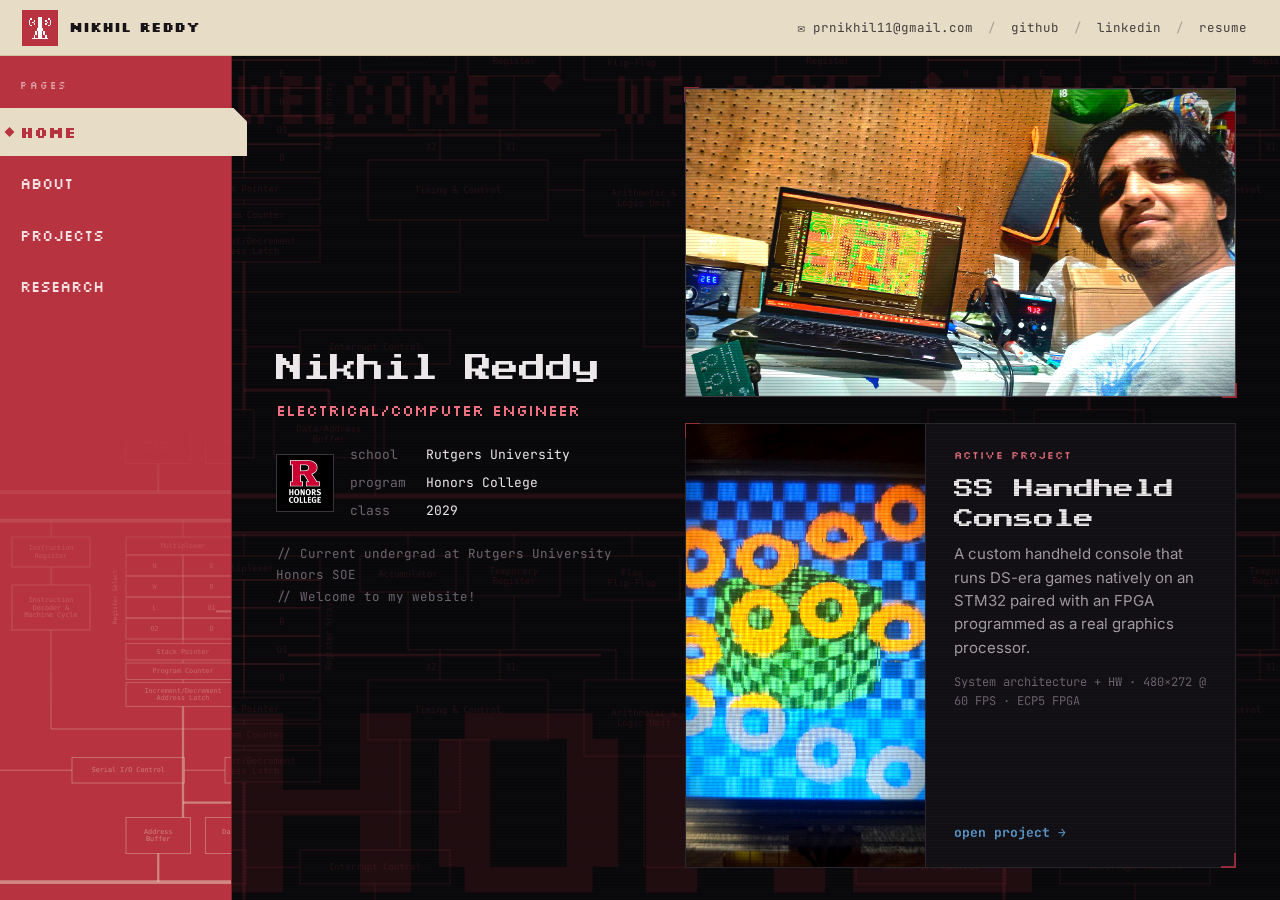
<file: index.html>
<!DOCTYPE html>
<html lang="en">
<head>
  <meta charset="UTF-8" />
  <meta name="viewport" content="width=device-width, initial-scale=1.0" />
  <title>Nikhil Reddy — Portfolio</title>
  <meta name="description" content="Nikhil Reddy — electrical engineering student at Rutgers (Honors), '28. PCB design, STM32, power, RF, and FPGA hardware." />
  <link rel="preconnect" href="https://fonts.googleapis.com" />
  <link rel="preconnect" href="https://fonts.gstatic.com" crossorigin />
  <link href="https://fonts.googleapis.com/css2?family=Inter:wght@400;500;600;700;800&family=JetBrains+Mono:wght@400;500;600;700&family=Press+Start+2P&family=Silkscreen:wght@400;700&display=swap" rel="stylesheet" />
  <link rel="stylesheet" href="styles.css?v=32" />
  <link rel="icon" href="data:image/svg+xml,%3Csvg%20xmlns%3D'http%3A%2F%2Fwww.w3.org%2F2000%2Fsvg'%20viewBox%3D'0%200%2016%2016'%20shape-rendering%3D'crispEdges'%3E%3Crect%20width%3D'16'%20height%3D'16'%20fill%3D'%230a090b'%2F%3E%3Cg%20fill%3D'%23b83340'%3E%3Crect%20x%3D'7'%20y%3D'1'%20width%3D'2'%20height%3D'13'%2F%3E%3Crect%20x%3D'2'%20y%3D'2'%20width%3D'1'%20height%3D'1'%2F%3E%3Crect%20x%3D'13'%20y%3D'2'%20width%3D'1'%20height%3D'1'%2F%3E%3Crect%20x%3D'1'%20y%3D'3'%20width%3D'1'%20height%3D'3'%2F%3E%3Crect%20x%3D'14'%20y%3D'3'%20width%3D'1'%20height%3D'3'%2F%3E%3Crect%20x%3D'2'%20y%3D'6'%20width%3D'1'%20height%3D'1'%2F%3E%3Crect%20x%3D'13'%20y%3D'6'%20width%3D'1'%20height%3D'1'%2F%3E%3Crect%20x%3D'4'%20y%3D'3'%20width%3D'1'%20height%3D'1'%2F%3E%3Crect%20x%3D'11'%20y%3D'3'%20width%3D'1'%20height%3D'1'%2F%3E%3Crect%20x%3D'3'%20y%3D'4'%20width%3D'1'%20height%3D'1'%2F%3E%3Crect%20x%3D'12'%20y%3D'4'%20width%3D'1'%20height%3D'1'%2F%3E%3Crect%20x%3D'4'%20y%3D'5'%20width%3D'1'%20height%3D'1'%2F%3E%3Crect%20x%3D'11'%20y%3D'5'%20width%3D'1'%20height%3D'1'%2F%3E%3Crect%20x%3D'6'%20y%3D'8'%20width%3D'1'%20height%3D'2'%2F%3E%3Crect%20x%3D'9'%20y%3D'8'%20width%3D'1'%20height%3D'2'%2F%3E%3Crect%20x%3D'5'%20y%3D'10'%20width%3D'1'%20height%3D'2'%2F%3E%3Crect%20x%3D'10'%20y%3D'10'%20width%3D'1'%20height%3D'2'%2F%3E%3Crect%20x%3D'4'%20y%3D'12'%20width%3D'1'%20height%3D'2'%2F%3E%3Crect%20x%3D'11'%20y%3D'12'%20width%3D'1'%20height%3D'2'%2F%3E%3Crect%20x%3D'3'%20y%3D'14'%20width%3D'10'%20height%3D'1'%2F%3E%3C%2Fg%3E%3C%2Fsvg%3E" />
</head>
<body>
  <div class="circuit" aria-hidden="true"></div>

  <!-- ===== TOP BAR ===== -->
  <header class="topbar">
    <a class="topbar__brand" href="index.html">
      <span class="logo" aria-hidden="true"><svg viewBox="0 0 16 16" shape-rendering="crispEdges"><g fill="#ffffff"><rect x="7" y="1" width="2" height="13"/><rect x="2" y="2" width="1" height="1"/><rect x="13" y="2" width="1" height="1"/><rect x="1" y="3" width="1" height="3"/><rect x="14" y="3" width="1" height="3"/><rect x="2" y="6" width="1" height="1"/><rect x="13" y="6" width="1" height="1"/><rect x="4" y="3" width="1" height="1"/><rect x="11" y="3" width="1" height="1"/><rect x="3" y="4" width="1" height="1"/><rect x="12" y="4" width="1" height="1"/><rect x="4" y="5" width="1" height="1"/><rect x="11" y="5" width="1" height="1"/><rect x="6" y="8" width="1" height="2"/><rect x="9" y="8" width="1" height="2"/><rect x="5" y="10" width="1" height="2"/><rect x="10" y="10" width="1" height="2"/><rect x="4" y="12" width="1" height="2"/><rect x="11" y="12" width="1" height="2"/><rect x="3" y="14" width="10" height="1"/></g></svg></span>
      <span class="topbar__name">Nikhil Reddy</span>
    </a>
    <nav class="topbar__contact" aria-label="Contact">
      <a href="mailto:prnikhil11@gmail.com">✉ prnikhil11@gmail.com</a>
      <span class="sep">/</span>
      <a href="https://github.com/badaboombox" target="_blank" rel="noopener">github</a>
      <span class="sep">/</span>
      <a href="https://www.linkedin.com/in/nikhil-reddy-ece" target="_blank" rel="noopener">linkedin</a>
      <span class="sep">/</span>
      <a href="assets/resume/Nikhil%20Reddy%20-%20Resume.pdf?v=f7b8695f20b1" target="_blank" rel="noopener">resume</a>
    </nav>
  </header>

  <div class="shell">
    <!-- ===== SIDEBAR ===== -->
    <aside class="sidebar">
      <div class="sidebar__label">pages</div>
      <nav class="snav" aria-label="Primary">
        <a href="index.html" class="snav__item is-current" aria-current="page">Home</a>
        <a href="about.html" class="snav__item">About</a>
        <a href="projects.html" class="snav__item">Projects</a>
        <a href="research.html" class="snav__item">Research</a>
      </nav>
    </aside>

    <!-- ===== MAIN ===== -->
    <main class="main">
      <span class="callsign-bg" aria-hidden="true">HOME</span>
      <div class="view">
        <div class="home">
          <!-- LEFT: description -->
          <section class="home__desc">
            <div class="desc">
              <h1 class="desc__name">Nikhil Reddy</h1>
              <p class="desc__role">Electrical/Computer Engineer</p>
              <div class="desc__uni">
                <span class="desc__logo">
                  <img src="assets/rutger.png" alt="Rutgers Honors College logo" onerror="this.remove()" />
                </span>
                <ul class="desc__meta">
                  <li><span class="k">school</span> Rutgers University</li>
                  <li><span class="k">program</span> Honors College</li>
                  <li><span class="k">class</span> 2029</li>
                </ul>
              </div>
              <p class="desc__note">Current undergrad at Rutgers University Honors SOE</p>
              <p class="desc__note">Welcome to my website!</p>
            </div>
          </section>

          <!-- TOP RIGHT: photo -->
          <section class="home__photo brackets">
            <div class="photo">
              <img src="assets/me.jpg" alt="Nikhil Reddy" />
            </div>
          </section>

          <!-- BOTTOM RIGHT: active project -->
          <section class="home__active">
            <div id="activeProject" style="height:100%"></div>
          </section>
        </div>
      </div>
    </main>
  </div>

  <script src="script.js?v=13"></script>
</body>
</html>
</file>
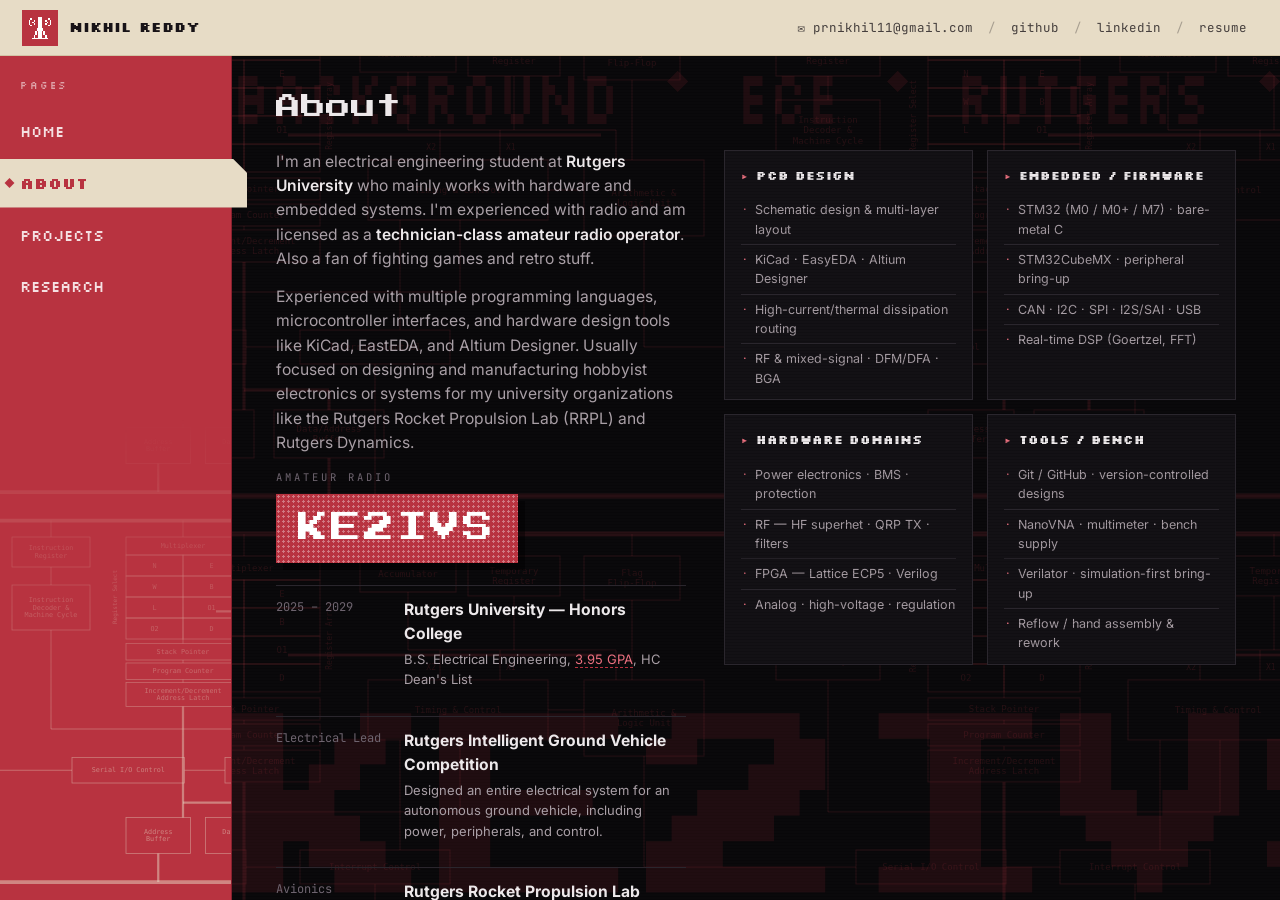
<file: about.html>
<!DOCTYPE html>
<html lang="en">
<head>
  <meta charset="UTF-8" />
  <meta name="viewport" content="width=device-width, initial-scale=1.0" />
  <title>About — Nikhil Reddy</title>
  <meta name="description" content="About Nikhil Reddy — Rutgers Honors electrical engineering student focused on PCB design, STM32, power, RF, and FPGA hardware." />
  <link rel="preconnect" href="https://fonts.googleapis.com" />
  <link rel="preconnect" href="https://fonts.gstatic.com" crossorigin />
  <link href="https://fonts.googleapis.com/css2?family=Inter:wght@400;500;600;700;800&family=JetBrains+Mono:wght@400;500;600;700&family=Press+Start+2P&family=Silkscreen:wght@400;700&display=swap" rel="stylesheet" />
  <link rel="stylesheet" href="styles.css?v=32" />
  <link rel="icon" href="data:image/svg+xml,%3Csvg%20xmlns%3D'http%3A%2F%2Fwww.w3.org%2F2000%2Fsvg'%20viewBox%3D'0%200%2016%2016'%20shape-rendering%3D'crispEdges'%3E%3Crect%20width%3D'16'%20height%3D'16'%20fill%3D'%230a090b'%2F%3E%3Cg%20fill%3D'%23b83340'%3E%3Crect%20x%3D'7'%20y%3D'1'%20width%3D'2'%20height%3D'13'%2F%3E%3Crect%20x%3D'2'%20y%3D'2'%20width%3D'1'%20height%3D'1'%2F%3E%3Crect%20x%3D'13'%20y%3D'2'%20width%3D'1'%20height%3D'1'%2F%3E%3Crect%20x%3D'1'%20y%3D'3'%20width%3D'1'%20height%3D'3'%2F%3E%3Crect%20x%3D'14'%20y%3D'3'%20width%3D'1'%20height%3D'3'%2F%3E%3Crect%20x%3D'2'%20y%3D'6'%20width%3D'1'%20height%3D'1'%2F%3E%3Crect%20x%3D'13'%20y%3D'6'%20width%3D'1'%20height%3D'1'%2F%3E%3Crect%20x%3D'4'%20y%3D'3'%20width%3D'1'%20height%3D'1'%2F%3E%3Crect%20x%3D'11'%20y%3D'3'%20width%3D'1'%20height%3D'1'%2F%3E%3Crect%20x%3D'3'%20y%3D'4'%20width%3D'1'%20height%3D'1'%2F%3E%3Crect%20x%3D'12'%20y%3D'4'%20width%3D'1'%20height%3D'1'%2F%3E%3Crect%20x%3D'4'%20y%3D'5'%20width%3D'1'%20height%3D'1'%2F%3E%3Crect%20x%3D'11'%20y%3D'5'%20width%3D'1'%20height%3D'1'%2F%3E%3Crect%20x%3D'6'%20y%3D'8'%20width%3D'1'%20height%3D'2'%2F%3E%3Crect%20x%3D'9'%20y%3D'8'%20width%3D'1'%20height%3D'2'%2F%3E%3Crect%20x%3D'5'%20y%3D'10'%20width%3D'1'%20height%3D'2'%2F%3E%3Crect%20x%3D'10'%20y%3D'10'%20width%3D'1'%20height%3D'2'%2F%3E%3Crect%20x%3D'4'%20y%3D'12'%20width%3D'1'%20height%3D'2'%2F%3E%3Crect%20x%3D'11'%20y%3D'12'%20width%3D'1'%20height%3D'2'%2F%3E%3Crect%20x%3D'3'%20y%3D'14'%20width%3D'10'%20height%3D'1'%2F%3E%3C%2Fg%3E%3C%2Fsvg%3E" />
</head>
<body>
  <div class="circuit" aria-hidden="true"></div>

  <header class="topbar">
    <a class="topbar__brand" href="index.html">
      <span class="logo" aria-hidden="true"><svg viewBox="0 0 16 16" shape-rendering="crispEdges"><g fill="#ffffff"><rect x="7" y="1" width="2" height="13"/><rect x="2" y="2" width="1" height="1"/><rect x="13" y="2" width="1" height="1"/><rect x="1" y="3" width="1" height="3"/><rect x="14" y="3" width="1" height="3"/><rect x="2" y="6" width="1" height="1"/><rect x="13" y="6" width="1" height="1"/><rect x="4" y="3" width="1" height="1"/><rect x="11" y="3" width="1" height="1"/><rect x="3" y="4" width="1" height="1"/><rect x="12" y="4" width="1" height="1"/><rect x="4" y="5" width="1" height="1"/><rect x="11" y="5" width="1" height="1"/><rect x="6" y="8" width="1" height="2"/><rect x="9" y="8" width="1" height="2"/><rect x="5" y="10" width="1" height="2"/><rect x="10" y="10" width="1" height="2"/><rect x="4" y="12" width="1" height="2"/><rect x="11" y="12" width="1" height="2"/><rect x="3" y="14" width="10" height="1"/></g></svg></span>
      <span class="topbar__name">Nikhil Reddy</span>
    </a>
    <nav class="topbar__contact" aria-label="Contact">
      <a href="mailto:prnikhil11@gmail.com">✉ prnikhil11@gmail.com</a>
      <span class="sep">/</span>
      <a href="https://github.com/badaboombox" target="_blank" rel="noopener">github</a>
      <span class="sep">/</span>
      <a href="https://www.linkedin.com/in/nikhil-reddy-0a5698347" target="_blank" rel="noopener">linkedin</a>
      <span class="sep">/</span>
      <a href="assets/resume/Nikhil%20Reddy%20-%20Resume.pdf?v=f7b8695f20b1" target="_blank" rel="noopener">resume</a>
    </nav>
  </header>

  <div class="shell">
    <aside class="sidebar">
      <div class="sidebar__label">pages</div>
      <nav class="snav" aria-label="Primary">
        <a href="index.html" class="snav__item">Home</a>
        <a href="about.html" class="snav__item is-current" aria-current="page">About</a>
        <a href="projects.html" class="snav__item">Projects</a>
        <a href="research.html" class="snav__item">Research</a>
      </nav>
    </aside>

    <main class="main">
      <span class="callsign-bg" aria-hidden="true">KE2IVS</span>
      <div class="view">
        <div class="view__head">
          <h1 class="view__title">About</h1>
        </div>

        <div class="about">
          <div class="about__bio">
            <p>
              I'm an electrical engineering student at <strong>Rutgers University</strong> 
              who mainly works with hardware and embedded systems. I'm experienced with radio and am licensed
              as a <strong>technician-class amateur radio operator</strong>. Also a fan of fighting games and 
              retro stuff. 
            </p>
            <p>
              Experienced with multiple programming languages, microcontroller interfaces, and hardware design
              tools like KiCad, EastEDA, and Altium Designer. Usually focused on designing and manufacturing
              hobbyist electronics or systems for my university organizations like the Rutgers Rocket 
              Propulsion Lab (RRPL) and Rutgers Dynamics. 
            </p>

            <div class="callsign">
              <span class="callsign__label">amateur radio</span>
              <span class="callsign__id">KE2IVS</span>
            </div>

            <div class="edu">
              <div class="edu__row">
                <div class="edu__when">2025 – 2029</div>
                <div class="edu__what">
                  <h4>Rutgers University — Honors College</h4>
                  <p>B.S. Electrical Engineering, <span class="needs-edit">3.95 GPA</span>, HC Dean's List</p>
                </div>
              </div>
              <div class="edu__row">
                <div class="edu__when">Electrical Lead</div>
                <div class="edu__what">
                  <h4>Rutgers Intelligent Ground Vehicle Competition</h4>
                  <p>Designed an entire electrical system for an autonomous ground vehicle, including power, peripherals, and control.</p>
                </div>
              </div>
              <div class="edu__row">
                <div class="edu__when">Avionics Subteam</div>
                <div class="edu__what">
                  <h4>Rutgers Rocket Propulsion Lab (AIAA)</h4>
                  <p>Designed testing platforms, a bluetooth-controlled power system, and a live telemetry system for in-flight rockets.</p>
                </div>
              </div>
            </div>
          </div>

          <div class="about__skills">
            <div class="skillset">
              <h3>pcb design</h3>
              <ul>
                <li>Schematic design &amp; multi-layer layout</li>
                <li>KiCad · EasyEDA · Altium Designer</li>
                <li>High-current/thermal dissipation routing</li>
                <li>RF &amp; mixed-signal · DFM/DFA · BGA</li>
              </ul>
            </div>
            <div class="skillset">
              <h3>embedded / firmware</h3>
              <ul>
                <li>STM32 (M0 / M0+ / M7) · bare-metal C</li>
                <li>STM32CubeMX · peripheral bring-up</li>
                <li>CAN · I2C · SPI · I2S/SAI · USB</li>
                <li>Real-time DSP (Goertzel, FFT)</li>
              </ul>
            </div>
            <div class="skillset">
              <h3>hardware domains</h3>
              <ul>
                <li>Power electronics · BMS · protection</li>
                <li>RF — HF superhet · QRP TX · filters</li>
                <li>FPGA — Lattice ECP5 · Verilog</li>
                <li>Analog · high-voltage · regulation</li>
              </ul>
            </div>
            <div class="skillset">
              <h3>tools / bench</h3>
              <ul>
                <li>Git / GitHub · version-controlled designs</li>
                <li>NanoVNA · multimeter · bench supply</li>
                <li>Verilator · simulation-first bring-up</li>
                <li>Reflow / hand assembly &amp; rework</li>
              </ul>
            </div>
          </div>
        </div>
      </div>
    </main>
  </div>

  <script src="script.js?v=13"></script>
</body>
</html>
</file>
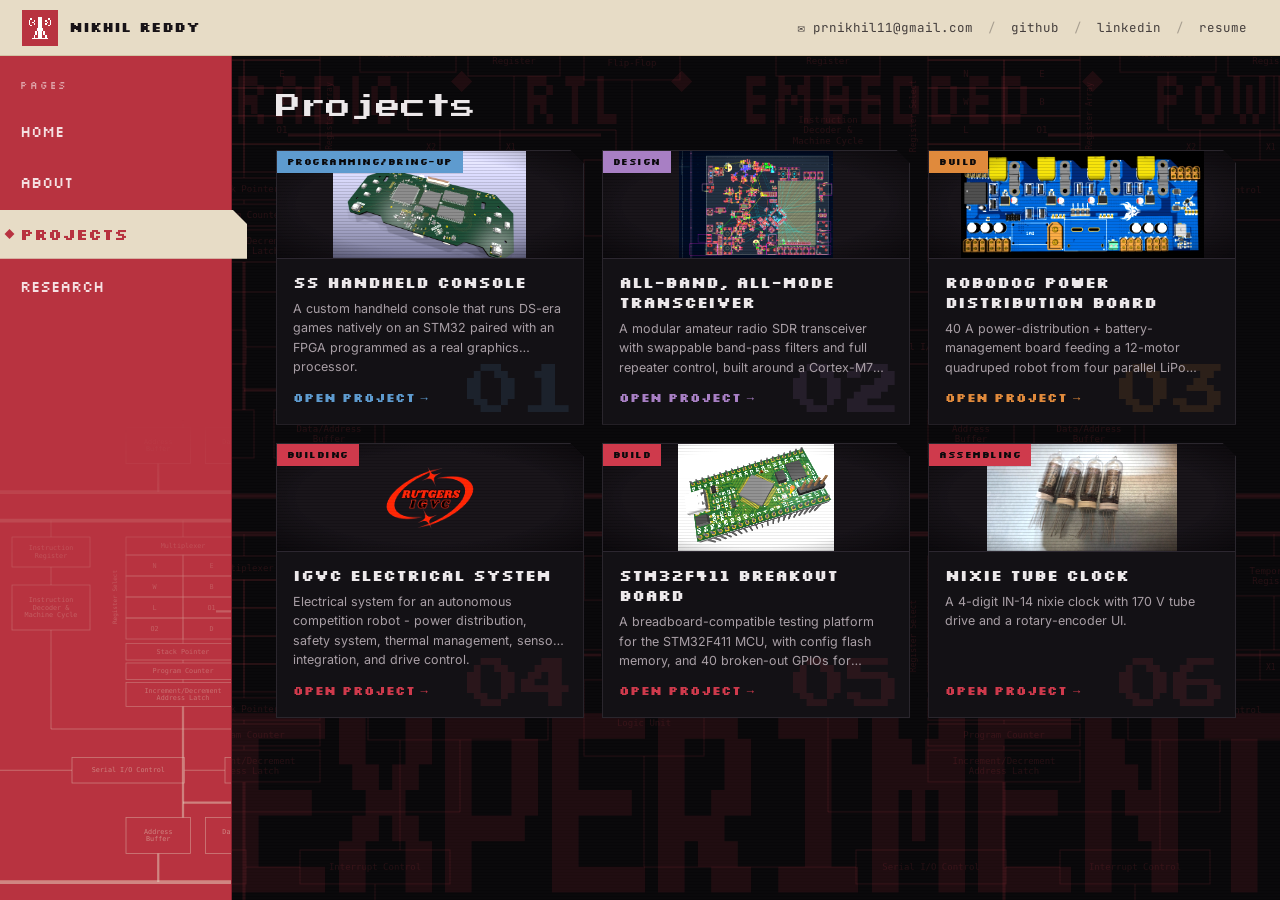
<file: projects.html>
<!DOCTYPE html>
<html lang="en">
<head>
  <meta charset="UTF-8" />
  <meta name="viewport" content="width=device-width, initial-scale=1.0" />
  <title>Projects — Nikhil Reddy</title>
  <meta name="description" content="PCB and embedded hardware projects designed end-to-end by Nikhil Reddy." />
  <link rel="preconnect" href="https://fonts.googleapis.com" />
  <link rel="preconnect" href="https://fonts.gstatic.com" crossorigin />
  <link href="https://fonts.googleapis.com/css2?family=Inter:wght@400;500;600;700;800&family=JetBrains+Mono:wght@400;500;600;700&family=Press+Start+2P&family=Silkscreen:wght@400;700&display=swap" rel="stylesheet" />
  <link rel="stylesheet" href="styles.css?v=32" />
  <link rel="icon" href="data:image/svg+xml,%3Csvg%20xmlns%3D'http%3A%2F%2Fwww.w3.org%2F2000%2Fsvg'%20viewBox%3D'0%200%2016%2016'%20shape-rendering%3D'crispEdges'%3E%3Crect%20width%3D'16'%20height%3D'16'%20fill%3D'%230a090b'%2F%3E%3Cg%20fill%3D'%23b83340'%3E%3Crect%20x%3D'7'%20y%3D'1'%20width%3D'2'%20height%3D'13'%2F%3E%3Crect%20x%3D'2'%20y%3D'2'%20width%3D'1'%20height%3D'1'%2F%3E%3Crect%20x%3D'13'%20y%3D'2'%20width%3D'1'%20height%3D'1'%2F%3E%3Crect%20x%3D'1'%20y%3D'3'%20width%3D'1'%20height%3D'3'%2F%3E%3Crect%20x%3D'14'%20y%3D'3'%20width%3D'1'%20height%3D'3'%2F%3E%3Crect%20x%3D'2'%20y%3D'6'%20width%3D'1'%20height%3D'1'%2F%3E%3Crect%20x%3D'13'%20y%3D'6'%20width%3D'1'%20height%3D'1'%2F%3E%3Crect%20x%3D'4'%20y%3D'3'%20width%3D'1'%20height%3D'1'%2F%3E%3Crect%20x%3D'11'%20y%3D'3'%20width%3D'1'%20height%3D'1'%2F%3E%3Crect%20x%3D'3'%20y%3D'4'%20width%3D'1'%20height%3D'1'%2F%3E%3Crect%20x%3D'12'%20y%3D'4'%20width%3D'1'%20height%3D'1'%2F%3E%3Crect%20x%3D'4'%20y%3D'5'%20width%3D'1'%20height%3D'1'%2F%3E%3Crect%20x%3D'11'%20y%3D'5'%20width%3D'1'%20height%3D'1'%2F%3E%3Crect%20x%3D'6'%20y%3D'8'%20width%3D'1'%20height%3D'2'%2F%3E%3Crect%20x%3D'9'%20y%3D'8'%20width%3D'1'%20height%3D'2'%2F%3E%3Crect%20x%3D'5'%20y%3D'10'%20width%3D'1'%20height%3D'2'%2F%3E%3Crect%20x%3D'10'%20y%3D'10'%20width%3D'1'%20height%3D'2'%2F%3E%3Crect%20x%3D'4'%20y%3D'12'%20width%3D'1'%20height%3D'2'%2F%3E%3Crect%20x%3D'11'%20y%3D'12'%20width%3D'1'%20height%3D'2'%2F%3E%3Crect%20x%3D'3'%20y%3D'14'%20width%3D'10'%20height%3D'1'%2F%3E%3C%2Fg%3E%3C%2Fsvg%3E" />
</head>
<body>
  <div class="circuit" aria-hidden="true"></div>

  <header class="topbar">
    <a class="topbar__brand" href="index.html">
      <span class="logo" aria-hidden="true"><svg viewBox="0 0 16 16" shape-rendering="crispEdges"><g fill="#ffffff"><rect x="7" y="1" width="2" height="13"/><rect x="2" y="2" width="1" height="1"/><rect x="13" y="2" width="1" height="1"/><rect x="1" y="3" width="1" height="3"/><rect x="14" y="3" width="1" height="3"/><rect x="2" y="6" width="1" height="1"/><rect x="13" y="6" width="1" height="1"/><rect x="4" y="3" width="1" height="1"/><rect x="11" y="3" width="1" height="1"/><rect x="3" y="4" width="1" height="1"/><rect x="12" y="4" width="1" height="1"/><rect x="4" y="5" width="1" height="1"/><rect x="11" y="5" width="1" height="1"/><rect x="6" y="8" width="1" height="2"/><rect x="9" y="8" width="1" height="2"/><rect x="5" y="10" width="1" height="2"/><rect x="10" y="10" width="1" height="2"/><rect x="4" y="12" width="1" height="2"/><rect x="11" y="12" width="1" height="2"/><rect x="3" y="14" width="10" height="1"/></g></svg></span>
      <span class="topbar__name">Nikhil Reddy</span>
    </a>
    <nav class="topbar__contact" aria-label="Contact">
      <a href="mailto:prnikhil11@gmail.com">✉ prnikhil11@gmail.com</a>
      <span class="sep">/</span>
      <a href="https://github.com/badaboombox" target="_blank" rel="noopener">github</a>
      <span class="sep">/</span>
      <a href="https://www.linkedin.com/in/nikhil-reddy-0a5698347" target="_blank" rel="noopener">linkedin</a>
      <span class="sep">/</span>
      <a href="assets/resume/Nikhil%20Reddy%20-%20Resume.pdf?v=f7b8695f20b1" target="_blank" rel="noopener">resume</a>
    </nav>
  </header>

  <div class="shell">
    <aside class="sidebar">
      <div class="sidebar__label">pages</div>
      <nav class="snav" aria-label="Primary">
        <a href="index.html" class="snav__item">Home</a>
        <a href="about.html" class="snav__item">About</a>
        <a href="projects.html" class="snav__item is-current" aria-current="page">Projects</a>
        <a href="research.html" class="snav__item">Research</a>
      </nav>
    </aside>

    <main class="main">
      <span class="callsign-bg callsign-bg--sm" aria-hidden="true">EXPERIMENTS</span>
      <div class="view">
        <div class="view__head">
          <h1 class="view__title">Projects</h1>
        </div>
        <div class="projects" id="projectGrid"><!-- injected by script.js --></div>
      </div>
    </main>
  </div>

  <script src="script.js?v=13"></script>
</body>
</html>
</file>
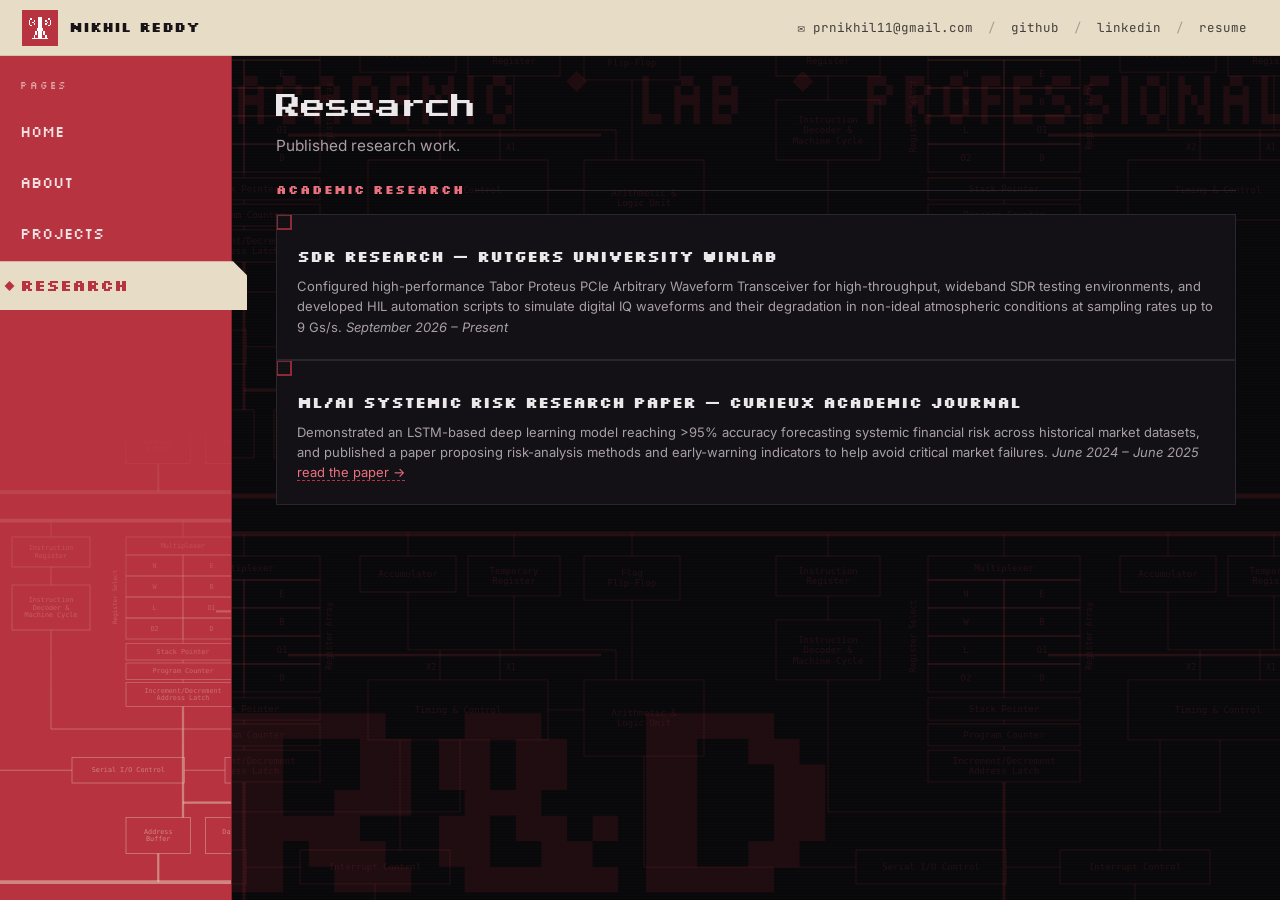
<file: research.html>
<!DOCTYPE html>
<html lang="en">
<head>
  <meta charset="UTF-8" />
  <meta name="viewport" content="width=device-width, initial-scale=1.0" />
  <title>Research — Nikhil Reddy</title>
  <meta name="description" content="Research by Nikhil Reddy — academic and published work." />
  <link rel="preconnect" href="https://fonts.googleapis.com" />
  <link rel="preconnect" href="https://fonts.gstatic.com" crossorigin />
  <link href="https://fonts.googleapis.com/css2?family=Inter:wght@400;500;600;700;800&family=JetBrains+Mono:wght@400;500;600;700&family=Press+Start+2P&family=Silkscreen:wght@400;700&display=swap" rel="stylesheet" />
  <link rel="stylesheet" href="styles.css?v=32" />
  <link rel="icon" href="data:image/svg+xml,%3Csvg%20xmlns%3D'http%3A%2F%2Fwww.w3.org%2F2000%2Fsvg'%20viewBox%3D'0%200%2016%2016'%20shape-rendering%3D'crispEdges'%3E%3Crect%20width%3D'16'%20height%3D'16'%20fill%3D'%230a090b'%2F%3E%3Cg%20fill%3D'%23b83340'%3E%3Crect%20x%3D'7'%20y%3D'1'%20width%3D'2'%20height%3D'13'%2F%3E%3Crect%20x%3D'2'%20y%3D'2'%20width%3D'1'%20height%3D'1'%2F%3E%3Crect%20x%3D'13'%20y%3D'2'%20width%3D'1'%20height%3D'1'%2F%3E%3Crect%20x%3D'1'%20y%3D'3'%20width%3D'1'%20height%3D'3'%2F%3E%3Crect%20x%3D'14'%20y%3D'3'%20width%3D'1'%20height%3D'3'%2F%3E%3Crect%20x%3D'2'%20y%3D'6'%20width%3D'1'%20height%3D'1'%2F%3E%3Crect%20x%3D'13'%20y%3D'6'%20width%3D'1'%20height%3D'1'%2F%3E%3Crect%20x%3D'4'%20y%3D'3'%20width%3D'1'%20height%3D'1'%2F%3E%3Crect%20x%3D'11'%20y%3D'3'%20width%3D'1'%20height%3D'1'%2F%3E%3Crect%20x%3D'3'%20y%3D'4'%20width%3D'1'%20height%3D'1'%2F%3E%3Crect%20x%3D'12'%20y%3D'4'%20width%3D'1'%20height%3D'1'%2F%3E%3Crect%20x%3D'4'%20y%3D'5'%20width%3D'1'%20height%3D'1'%2F%3E%3Crect%20x%3D'11'%20y%3D'5'%20width%3D'1'%20height%3D'1'%2F%3E%3Crect%20x%3D'6'%20y%3D'8'%20width%3D'1'%20height%3D'2'%2F%3E%3Crect%20x%3D'9'%20y%3D'8'%20width%3D'1'%20height%3D'2'%2F%3E%3Crect%20x%3D'5'%20y%3D'10'%20width%3D'1'%20height%3D'2'%2F%3E%3Crect%20x%3D'10'%20y%3D'10'%20width%3D'1'%20height%3D'2'%2F%3E%3Crect%20x%3D'4'%20y%3D'12'%20width%3D'1'%20height%3D'2'%2F%3E%3Crect%20x%3D'11'%20y%3D'12'%20width%3D'1'%20height%3D'2'%2F%3E%3Crect%20x%3D'3'%20y%3D'14'%20width%3D'10'%20height%3D'1'%2F%3E%3C%2Fg%3E%3C%2Fsvg%3E" />
</head>
<body>
  <div class="circuit" aria-hidden="true"></div>

  <header class="topbar">
    <a class="topbar__brand" href="index.html">
      <span class="logo" aria-hidden="true"><svg viewBox="0 0 16 16" shape-rendering="crispEdges"><g fill="#ffffff"><rect x="7" y="1" width="2" height="13"/><rect x="2" y="2" width="1" height="1"/><rect x="13" y="2" width="1" height="1"/><rect x="1" y="3" width="1" height="3"/><rect x="14" y="3" width="1" height="3"/><rect x="2" y="6" width="1" height="1"/><rect x="13" y="6" width="1" height="1"/><rect x="4" y="3" width="1" height="1"/><rect x="11" y="3" width="1" height="1"/><rect x="3" y="4" width="1" height="1"/><rect x="12" y="4" width="1" height="1"/><rect x="4" y="5" width="1" height="1"/><rect x="11" y="5" width="1" height="1"/><rect x="6" y="8" width="1" height="2"/><rect x="9" y="8" width="1" height="2"/><rect x="5" y="10" width="1" height="2"/><rect x="10" y="10" width="1" height="2"/><rect x="4" y="12" width="1" height="2"/><rect x="11" y="12" width="1" height="2"/><rect x="3" y="14" width="10" height="1"/></g></svg></span>
      <span class="topbar__name">Nikhil Reddy</span>
    </a>
    <nav class="topbar__contact" aria-label="Contact">
      <a href="mailto:prnikhil11@gmail.com">✉ prnikhil11@gmail.com</a>
      <span class="sep">/</span>
      <a href="https://github.com/badaboombox" target="_blank" rel="noopener">github</a>
      <span class="sep">/</span>
      <a href="https://www.linkedin.com/in/nikhil-reddy-0a5698347" target="_blank" rel="noopener">linkedin</a>
      <span class="sep">/</span>
      <a href="assets/resume/Nikhil%20Reddy%20-%20Resume.pdf?v=f7b8695f20b1" target="_blank" rel="noopener">resume</a>
    </nav>
  </header>

  <div class="shell">
    <aside class="sidebar">
      <div class="sidebar__label">pages</div>
      <nav class="snav" aria-label="Primary">
        <a href="index.html" class="snav__item">Home</a>
        <a href="about.html" class="snav__item">About</a>
        <a href="projects.html" class="snav__item">Projects</a>
        <a href="research.html" class="snav__item is-current" aria-current="page">Research</a>
      </nav>
    </aside>

    <main class="main">
      <span class="callsign-bg" aria-hidden="true">R&amp;D</span>
      <div class="view">
        <div class="view__head">
          <h1 class="view__title">Research</h1>
          <p class="view__sub">Published research work.</p>
        </div>

        <section class="rgroup">
          <h2 class="rgroup__h">Academic Research</h2>
          <article class="rcard rcard--wide brackets">
            <h3>SDR Research — Rutgers University WINLAB</h3>
            <p>
              Configured high-performance Tabor Proteus PCIe Arbitrary Waveform Transceiver for high-throughput, 
              wideband SDR testing environments, and developed HIL automation scripts to simulate digital IQ 
              waveforms and their degradation in non-ideal atmospheric conditions at sampling rates up to 9 Gs/s. <em>September 2026 – Present</em>
            </p>
            <!--<p>
              <a class="needs-edit" href="https://www.curieuxacademicjournal.com/_files/ugd/99711c_0133f211d3804e919aef339d081bd8e7.pdf" target="_blank" rel="noopener">read the paper →</a>
            </p>-->
          </article>
          <article class="rcard rcard--wide brackets">
            <h3>ML/AI Systemic Risk Research Paper — Curieux Academic Journal</h3>
            <p>
              Demonstrated an LSTM-based deep learning model reaching &gt;95% accuracy forecasting systemic
              financial risk across historical market datasets, and published a paper proposing risk-analysis
              methods and early-warning indicators to help avoid critical market failures. <em>June 2024 – June 2025</em>
            </p>
            <p>
              <a class="needs-edit" href="https://www.curieuxacademicjournal.com/_files/ugd/99711c_0133f211d3804e919aef339d081bd8e7.pdf" target="_blank" rel="noopener">read the paper →</a>
            </p>
          </article>
        </section>
      </div>
    </main>
  </div>

  <script src="script.js?v=13"></script>
</body>
</html>
</file>
<file: styles.css>
/* =========================================================
   Nikhil Reddy — Portfolio
   White top bar + solid maroon sidebar + no-scroll content
   Code/terminal text styling · flat (no gradients) · circuit bg
   ========================================================= */

/* ---------- PAGE TRANSITIONS ----------
   Native cross-document View Transitions — no JS, no framework.
   Unsupported browsers (Firefox/Safari as of writing) just get an
   instant navigation, same as before; this is additive only. */
@view-transition {
  navigation: auto;
}

/* scope the transition to the content pane only — topbar/sidebar stay put */
.topbar { view-transition-name: chrome-topbar; }
.sidebar { view-transition-name: chrome-sidebar; }
.main { view-transition-name: page-content; }

::view-transition-group(chrome-topbar),
::view-transition-group(chrome-sidebar) {
  animation: none;
}

::view-transition-group(page-content) {
  animation-duration: .38s;
  animation-timing-function: cubic-bezier(.7, 0, .3, 1);
}
::view-transition-old(page-content) { animation-name: p-slice-out; }
::view-transition-new(page-content) { animation-name: p-slice-in; }

/* a quick "signal cut" flash rides along with the slice — same idea as the
   edge glitch (P4's Midnight Channel: static = the channel changing) */
@keyframes p-slice-out {
  0%   { filter: none; }
  40%  { filter: contrast(2.2) brightness(1.6) saturate(0) blur(.5px); }
  55%  { filter: contrast(1.3) brightness(1.1) saturate(.3); }
  to   { clip-path: polygon(-40% 0%, -25% 0%, -40% 100%, -55% 100%); opacity: 0; filter: none; }
}
@keyframes p-slice-in {
  from { clip-path: polygon(125% 0%, 140% 0%, 125% 100%, 110% 100%); filter: contrast(2.2) brightness(1.6) saturate(0) blur(.5px); }
  45%  { filter: contrast(1.3) brightness(1.1) saturate(.3); }
  to   { clip-path: polygon(0% 0%, 100% 0%, 100% 100%, 0% 100%); filter: none; }
}

:root {
  --bg:        #0a090b;
  --bg-elev:   #131115;
  --bg-elev2:  #1a171b;
  --border:    #2a262d;
  --border-2:  #3b343d;
  --text:      #ece8ea;
  --text-dim:  #a99fa6;
  --text-mute: #6f6570;

  --accent:    #b83340;  /* maroon (darkened) */
  --accent-2:  #88212f;  /* deeper maroon (active states) */
  --accent-3:  #ec7180;  /* soft maroon tint (links on dark) */

  --beige:     #e7dcc6;  /* top bar + selected-nav highlight */
  --beige-line:#d3c4a6;
  --ink:       #181317;  /* dark text on the beige bar */

  /* per-category accents (label color + hover border only) */
  --c-power:    #e08a3c;
  --c-embedded: #cf3a4c;
  --c-rf:       #a87fc4;
  --c-fpga:     #5e9bcf;
  --c-analog:   #e06a88;

  /* code-text tokens */
  --tok-cmt: #6f6570;
  --tok-key: #f0788a;
  --tok-pun: #cf3a4c;

  --topbar-h: 56px;
  --sidebar-w: 232px;
  --radius: 0;
  --mono: "JetBrains Mono", ui-monospace, "SF Mono", "Cascadia Code", Consolas, monospace;
  --sans: "Inter", system-ui, -apple-system, "Segoe UI", Roboto, sans-serif;
  --pix: "Press Start 2P", "Courier New", monospace;   /* big pixel display font */
  --pixs: "Silkscreen", "Courier New", monospace;      /* small pixel UI font */
  --shadow: 7px 7px 0 rgba(0, 0, 0, 0.45);             /* hard retro shadow */
}

* { box-sizing: border-box; margin: 0; padding: 0; }
html, body { height: 100%; }
body {
  font-family: var(--sans);
  background: var(--bg);
  color: var(--text);
  line-height: 1.55;
  overflow: hidden;
  -webkit-font-smoothing: antialiased;
}
a { color: inherit; text-decoration: none; }
::selection { background: rgba(207, 58, 76, 0.22); color: #fff; }

/* ---------- SCHEMATIC BACKDROP (8085 block diagram, slow drift) ---------- */
.circuit {
  position: fixed; inset: 0; z-index: 0; pointer-events: none;
  background-color: var(--bg);
  overflow: hidden;
}
/* oversized by exactly one tile so the drift loops seamlessly */
.circuit::before {
  content: ""; position: absolute; top: 0; left: 0;
  width: calc(100% + 760px); height: calc(100% + 520px);
  will-change: transform;
  animation: schemDrift 65s linear infinite;
  background-image: url("data:image/svg+xml,%3Csvg%20xmlns%3D'http%3A%2F%2Fwww.w3.org%2F2000%2Fsvg'%20width%3D'760'%20height%3D'520'%20viewBox%3D'0%200%20760%20520'%3E%3Crect%20x%3D'16'%20y%3D'36'%20width%3D'104'%20height%3D'40'%20fill%3D'none'%20stroke%3D'%23b83340'%20stroke-opacity%3D'0.17'%20stroke-width%3D'1'%2F%3E%3Ctext%20x%3D'68'%20y%3D'50.75'%20font-family%3D'monospace'%20font-size%3D'9'%20text-anchor%3D'middle'%20dominant-baseline%3D'middle'%20fill%3D'%23b83340'%20fill-opacity%3D'0.17'%3E%3Ctspan%20x%3D'68'%20dy%3D'0'%3EInstruction%3C%2Ftspan%3E%3Ctspan%20x%3D'68'%20dy%3D'10.5'%3ERegister%3C%2Ftspan%3E%3C%2Ftext%3E%3Crect%20x%3D'16'%20y%3D'100'%20width%3D'104'%20height%3D'60'%20fill%3D'none'%20stroke%3D'%23b83340'%20stroke-opacity%3D'0.17'%20stroke-width%3D'1'%2F%3E%3Ctext%20x%3D'68'%20y%3D'119.5'%20font-family%3D'monospace'%20font-size%3D'9'%20text-anchor%3D'middle'%20dominant-baseline%3D'middle'%20fill%3D'%23b83340'%20fill-opacity%3D'0.17'%3E%3Ctspan%20x%3D'68'%20dy%3D'0'%3EInstruction%3C%2Ftspan%3E%3Ctspan%20x%3D'68'%20dy%3D'10.5'%3EDecoder%20%26amp%3B%3C%2Ftspan%3E%3Ctspan%20x%3D'68'%20dy%3D'10.5'%3EMachine%20Cycle%3C%2Ftspan%3E%3C%2Ftext%3E%3Crect%20x%3D'168'%20y%3D'36'%20width%3D'152'%20height%3D'24'%20fill%3D'none'%20stroke%3D'%23b83340'%20stroke-opacity%3D'0.17'%20stroke-width%3D'1'%2F%3E%3Ctext%20x%3D'244'%20y%3D'48'%20font-family%3D'monospace'%20font-size%3D'9'%20text-anchor%3D'middle'%20dominant-baseline%3D'middle'%20fill%3D'%23b83340'%20fill-opacity%3D'0.17'%3E%3Ctspan%20x%3D'244'%20dy%3D'0'%3EMultiplexer%3C%2Ftspan%3E%3C%2Ftext%3E%3Crect%20x%3D'168'%20y%3D'60'%20width%3D'76'%20height%3D'28'%20fill%3D'none'%20stroke%3D'%23b83340'%20stroke-opacity%3D'0.17'%20stroke-width%3D'1'%2F%3E%3Ctext%20x%3D'206'%20y%3D'74'%20font-family%3D'monospace'%20font-size%3D'9'%20text-anchor%3D'middle'%20dominant-baseline%3D'middle'%20fill%3D'%23b83340'%20fill-opacity%3D'0.17'%3E%3Ctspan%20x%3D'206'%20dy%3D'0'%3EN%3C%2Ftspan%3E%3C%2Ftext%3E%3Crect%20x%3D'244'%20y%3D'60'%20width%3D'76'%20height%3D'28'%20fill%3D'none'%20stroke%3D'%23b83340'%20stroke-opacity%3D'0.17'%20stroke-width%3D'1'%2F%3E%3Ctext%20x%3D'282'%20y%3D'74'%20font-family%3D'monospace'%20font-size%3D'9'%20text-anchor%3D'middle'%20dominant-baseline%3D'middle'%20fill%3D'%23b83340'%20fill-opacity%3D'0.17'%3E%3Ctspan%20x%3D'282'%20dy%3D'0'%3EE%3C%2Ftspan%3E%3C%2Ftext%3E%3Crect%20x%3D'168'%20y%3D'88'%20width%3D'76'%20height%3D'28'%20fill%3D'none'%20stroke%3D'%23b83340'%20stroke-opacity%3D'0.17'%20stroke-width%3D'1'%2F%3E%3Ctext%20x%3D'206'%20y%3D'102'%20font-family%3D'monospace'%20font-size%3D'9'%20text-anchor%3D'middle'%20dominant-baseline%3D'middle'%20fill%3D'%23b83340'%20fill-opacity%3D'0.17'%3E%3Ctspan%20x%3D'206'%20dy%3D'0'%3EW%3C%2Ftspan%3E%3C%2Ftext%3E%3Crect%20x%3D'244'%20y%3D'88'%20width%3D'76'%20height%3D'28'%20fill%3D'none'%20stroke%3D'%23b83340'%20stroke-opacity%3D'0.17'%20stroke-width%3D'1'%2F%3E%3Ctext%20x%3D'282'%20y%3D'102'%20font-family%3D'monospace'%20font-size%3D'9'%20text-anchor%3D'middle'%20dominant-baseline%3D'middle'%20fill%3D'%23b83340'%20fill-opacity%3D'0.17'%3E%3Ctspan%20x%3D'282'%20dy%3D'0'%3EB%3C%2Ftspan%3E%3C%2Ftext%3E%3Crect%20x%3D'168'%20y%3D'116'%20width%3D'76'%20height%3D'28'%20fill%3D'none'%20stroke%3D'%23b83340'%20stroke-opacity%3D'0.17'%20stroke-width%3D'1'%2F%3E%3Ctext%20x%3D'206'%20y%3D'130'%20font-family%3D'monospace'%20font-size%3D'9'%20text-anchor%3D'middle'%20dominant-baseline%3D'middle'%20fill%3D'%23b83340'%20fill-opacity%3D'0.17'%3E%3Ctspan%20x%3D'206'%20dy%3D'0'%3EL%3C%2Ftspan%3E%3C%2Ftext%3E%3Crect%20x%3D'244'%20y%3D'116'%20width%3D'76'%20height%3D'28'%20fill%3D'none'%20stroke%3D'%23b83340'%20stroke-opacity%3D'0.17'%20stroke-width%3D'1'%2F%3E%3Ctext%20x%3D'282'%20y%3D'130'%20font-family%3D'monospace'%20font-size%3D'9'%20text-anchor%3D'middle'%20dominant-baseline%3D'middle'%20fill%3D'%23b83340'%20fill-opacity%3D'0.17'%3E%3Ctspan%20x%3D'282'%20dy%3D'0'%3EO1%3C%2Ftspan%3E%3C%2Ftext%3E%3Crect%20x%3D'168'%20y%3D'144'%20width%3D'76'%20height%3D'28'%20fill%3D'none'%20stroke%3D'%23b83340'%20stroke-opacity%3D'0.17'%20stroke-width%3D'1'%2F%3E%3Ctext%20x%3D'206'%20y%3D'158'%20font-family%3D'monospace'%20font-size%3D'9'%20text-anchor%3D'middle'%20dominant-baseline%3D'middle'%20fill%3D'%23b83340'%20fill-opacity%3D'0.17'%3E%3Ctspan%20x%3D'206'%20dy%3D'0'%3EO2%3C%2Ftspan%3E%3C%2Ftext%3E%3Crect%20x%3D'244'%20y%3D'144'%20width%3D'76'%20height%3D'28'%20fill%3D'none'%20stroke%3D'%23b83340'%20stroke-opacity%3D'0.17'%20stroke-width%3D'1'%2F%3E%3Ctext%20x%3D'282'%20y%3D'158'%20font-family%3D'monospace'%20font-size%3D'9'%20text-anchor%3D'middle'%20dominant-baseline%3D'middle'%20fill%3D'%23b83340'%20fill-opacity%3D'0.17'%3E%3Ctspan%20x%3D'282'%20dy%3D'0'%3ED%3C%2Ftspan%3E%3C%2Ftext%3E%3Crect%20x%3D'168'%20y%3D'178'%20width%3D'152'%20height%3D'22'%20fill%3D'none'%20stroke%3D'%23b83340'%20stroke-opacity%3D'0.17'%20stroke-width%3D'1'%2F%3E%3Ctext%20x%3D'244'%20y%3D'189'%20font-family%3D'monospace'%20font-size%3D'9'%20text-anchor%3D'middle'%20dominant-baseline%3D'middle'%20fill%3D'%23b83340'%20fill-opacity%3D'0.17'%3E%3Ctspan%20x%3D'244'%20dy%3D'0'%3EStack%20Pointer%3C%2Ftspan%3E%3C%2Ftext%3E%3Crect%20x%3D'168'%20y%3D'204'%20width%3D'152'%20height%3D'22'%20fill%3D'none'%20stroke%3D'%23b83340'%20stroke-opacity%3D'0.17'%20stroke-width%3D'1'%2F%3E%3Ctext%20x%3D'244'%20y%3D'215'%20font-family%3D'monospace'%20font-size%3D'9'%20text-anchor%3D'middle'%20dominant-baseline%3D'middle'%20fill%3D'%23b83340'%20fill-opacity%3D'0.17'%3E%3Ctspan%20x%3D'244'%20dy%3D'0'%3EProgram%20Counter%3C%2Ftspan%3E%3C%2Ftext%3E%3Crect%20x%3D'168'%20y%3D'230'%20width%3D'152'%20height%3D'32'%20fill%3D'none'%20stroke%3D'%23b83340'%20stroke-opacity%3D'0.17'%20stroke-width%3D'1'%2F%3E%3Ctext%20x%3D'244'%20y%3D'240.75'%20font-family%3D'monospace'%20font-size%3D'9'%20text-anchor%3D'middle'%20dominant-baseline%3D'middle'%20fill%3D'%23b83340'%20fill-opacity%3D'0.17'%3E%3Ctspan%20x%3D'244'%20dy%3D'0'%3EIncrement%2FDecrement%3C%2Ftspan%3E%3Ctspan%20x%3D'244'%20dy%3D'10.5'%3EAddress%20Latch%3C%2Ftspan%3E%3C%2Ftext%3E%3Crect%20x%3D'360'%20y%3D'36'%20width%3D'96'%20height%3D'36'%20fill%3D'none'%20stroke%3D'%23b83340'%20stroke-opacity%3D'0.17'%20stroke-width%3D'1'%2F%3E%3Ctext%20x%3D'408'%20y%3D'54'%20font-family%3D'monospace'%20font-size%3D'9'%20text-anchor%3D'middle'%20dominant-baseline%3D'middle'%20fill%3D'%23b83340'%20fill-opacity%3D'0.17'%3E%3Ctspan%20x%3D'408'%20dy%3D'0'%3EAccumulator%3C%2Ftspan%3E%3C%2Ftext%3E%3Crect%20x%3D'468'%20y%3D'36'%20width%3D'92'%20height%3D'40'%20fill%3D'none'%20stroke%3D'%23b83340'%20stroke-opacity%3D'0.17'%20stroke-width%3D'1'%2F%3E%3Ctext%20x%3D'514'%20y%3D'50.75'%20font-family%3D'monospace'%20font-size%3D'9'%20text-anchor%3D'middle'%20dominant-baseline%3D'middle'%20fill%3D'%23b83340'%20fill-opacity%3D'0.17'%3E%3Ctspan%20x%3D'514'%20dy%3D'0'%3ETemporary%3C%2Ftspan%3E%3Ctspan%20x%3D'514'%20dy%3D'10.5'%3ERegister%3C%2Ftspan%3E%3C%2Ftext%3E%3Crect%20x%3D'584'%20y%3D'36'%20width%3D'96'%20height%3D'44'%20fill%3D'none'%20stroke%3D'%23b83340'%20stroke-opacity%3D'0.17'%20stroke-width%3D'1'%2F%3E%3Ctext%20x%3D'632'%20y%3D'52.75'%20font-family%3D'monospace'%20font-size%3D'9'%20text-anchor%3D'middle'%20dominant-baseline%3D'middle'%20fill%3D'%23b83340'%20fill-opacity%3D'0.17'%3E%3Ctspan%20x%3D'632'%20dy%3D'0'%3EFlag%3C%2Ftspan%3E%3Ctspan%20x%3D'632'%20dy%3D'10.5'%3EFlip-Flop%3C%2Ftspan%3E%3C%2Ftext%3E%3Crect%20x%3D'584'%20y%3D'160'%20width%3D'120'%20height%3D'76'%20fill%3D'none'%20stroke%3D'%23b83340'%20stroke-opacity%3D'0.17'%20stroke-width%3D'1'%2F%3E%3Ctext%20x%3D'644'%20y%3D'192.75'%20font-family%3D'monospace'%20font-size%3D'9'%20text-anchor%3D'middle'%20dominant-baseline%3D'middle'%20fill%3D'%23b83340'%20fill-opacity%3D'0.17'%3E%3Ctspan%20x%3D'644'%20dy%3D'0'%3EArithmetic%20%26amp%3B%3C%2Ftspan%3E%3Ctspan%20x%3D'644'%20dy%3D'10.5'%3ELogic%20Unit%3C%2Ftspan%3E%3C%2Ftext%3E%3Crect%20x%3D'368'%20y%3D'160'%20width%3D'180'%20height%3D'60'%20fill%3D'none'%20stroke%3D'%23b83340'%20stroke-opacity%3D'0.17'%20stroke-width%3D'1'%2F%3E%3Ctext%20x%3D'458'%20y%3D'190'%20font-family%3D'monospace'%20font-size%3D'9'%20text-anchor%3D'middle'%20dominant-baseline%3D'middle'%20fill%3D'%23b83340'%20fill-opacity%3D'0.17'%3E%3Ctspan%20x%3D'458'%20dy%3D'0'%3ETiming%20%26amp%3B%20Control%3C%2Ftspan%3E%3C%2Ftext%3E%3Crect%20x%3D'96'%20y%3D'330'%20width%3D'150'%20height%3D'34'%20fill%3D'none'%20stroke%3D'%23b83340'%20stroke-opacity%3D'0.17'%20stroke-width%3D'1'%2F%3E%3Ctext%20x%3D'171'%20y%3D'347'%20font-family%3D'monospace'%20font-size%3D'9'%20text-anchor%3D'middle'%20dominant-baseline%3D'middle'%20fill%3D'%23b83340'%20fill-opacity%3D'0.17'%3E%3Ctspan%20x%3D'171'%20dy%3D'0'%3ESerial%20I%2FO%20Control%3C%2Ftspan%3E%3C%2Ftext%3E%3Crect%20x%3D'300'%20y%3D'330'%20width%3D'150'%20height%3D'34'%20fill%3D'none'%20stroke%3D'%23b83340'%20stroke-opacity%3D'0.17'%20stroke-width%3D'1'%2F%3E%3Ctext%20x%3D'375'%20y%3D'347'%20font-family%3D'monospace'%20font-size%3D'9'%20text-anchor%3D'middle'%20dominant-baseline%3D'middle'%20fill%3D'%23b83340'%20fill-opacity%3D'0.17'%3E%3Ctspan%20x%3D'375'%20dy%3D'0'%3EInterrupt%20Control%3C%2Ftspan%3E%3C%2Ftext%3E%3Crect%20x%3D'168'%20y%3D'410'%20width%3D'86'%20height%3D'48'%20fill%3D'none'%20stroke%3D'%23b83340'%20stroke-opacity%3D'0.17'%20stroke-width%3D'1'%2F%3E%3Ctext%20x%3D'211'%20y%3D'428.75'%20font-family%3D'monospace'%20font-size%3D'9'%20text-anchor%3D'middle'%20dominant-baseline%3D'middle'%20fill%3D'%23b83340'%20fill-opacity%3D'0.17'%3E%3Ctspan%20x%3D'211'%20dy%3D'0'%3EAddress%3C%2Ftspan%3E%3Ctspan%20x%3D'211'%20dy%3D'10.5'%3EBuffer%3C%2Ftspan%3E%3C%2Ftext%3E%3Crect%20x%3D'274'%20y%3D'410'%20width%3D'110'%20height%3D'48'%20fill%3D'none'%20stroke%3D'%23b83340'%20stroke-opacity%3D'0.17'%20stroke-width%3D'1'%2F%3E%3Ctext%20x%3D'329'%20y%3D'428.75'%20font-family%3D'monospace'%20font-size%3D'9'%20text-anchor%3D'middle'%20dominant-baseline%3D'middle'%20fill%3D'%23b83340'%20fill-opacity%3D'0.17'%3E%3Ctspan%20x%3D'329'%20dy%3D'0'%3EData%2FAddress%3C%2Ftspan%3E%3Ctspan%20x%3D'329'%20dy%3D'10.5'%3EBuffer%3C%2Ftspan%3E%3C%2Ftext%3E%3Cline%20x1%3D'0'%20y1%3D'14'%20x2%3D'760'%20y2%3D'14'%20stroke%3D'%23b83340'%20stroke-opacity%3D'0.17'%20stroke-width%3D'5'%2F%3E%3Cline%20x1%3D'0'%20y1%3D'496'%20x2%3D'760'%20y2%3D'496'%20stroke%3D'%23b83340'%20stroke-opacity%3D'0.17'%20stroke-width%3D'5'%2F%3E%3Cline%20x1%3D'288'%20y1%3D'135'%20x2%3D'601'%20y2%3D'135'%20stroke%3D'%23b83340'%20stroke-opacity%3D'0.17'%20stroke-width%3D'3'%2F%3E%3Cline%20x1%3D'68'%20y1%3D'36'%20x2%3D'68'%20y2%3D'14'%20stroke%3D'%23b83340'%20stroke-opacity%3D'0.17'%20stroke-width%3D'1'%2F%3E%3Cline%20x1%3D'68'%20y1%3D'76'%20x2%3D'68'%20y2%3D'100'%20stroke%3D'%23b83340'%20stroke-opacity%3D'0.17'%20stroke-width%3D'1'%2F%3E%3Cline%20x1%3D'244'%20y1%3D'36'%20x2%3D'244'%20y2%3D'14'%20stroke%3D'%23b83340'%20stroke-opacity%3D'0.17'%20stroke-width%3D'1'%2F%3E%3Cline%20x1%3D'408'%20y1%3D'36'%20x2%3D'408'%20y2%3D'14'%20stroke%3D'%23b83340'%20stroke-opacity%3D'0.17'%20stroke-width%3D'1'%2F%3E%3Cline%20x1%3D'514'%20y1%3D'36'%20x2%3D'514'%20y2%3D'14'%20stroke%3D'%23b83340'%20stroke-opacity%3D'0.17'%20stroke-width%3D'1'%2F%3E%3Cline%20x1%3D'632'%20y1%3D'36'%20x2%3D'632'%20y2%3D'14'%20stroke%3D'%23b83340'%20stroke-opacity%3D'0.17'%20stroke-width%3D'1'%2F%3E%3Cline%20x1%3D'632'%20y1%3D'80'%20x2%3D'632'%20y2%3D'160'%20stroke%3D'%23b83340'%20stroke-opacity%3D'0.17'%20stroke-width%3D'1'%2F%3E%3Cline%20x1%3D'408'%20y1%3D'72'%20x2%3D'408'%20y2%3D'130'%20stroke%3D'%23b83340'%20stroke-opacity%3D'0.17'%20stroke-width%3D'1'%2F%3E%3Cline%20x1%3D'514'%20y1%3D'76'%20x2%3D'514'%20y2%3D'130'%20stroke%3D'%23b83340'%20stroke-opacity%3D'0.17'%20stroke-width%3D'1'%2F%3E%3Cline%20x1%3D'408'%20y1%3D'130'%20x2%3D'616'%20y2%3D'130'%20stroke%3D'%23b83340'%20stroke-opacity%3D'0.17'%20stroke-width%3D'1'%2F%3E%3Cline%20x1%3D'616'%20y1%3D'130'%20x2%3D'616'%20y2%3D'160'%20stroke%3D'%23b83340'%20stroke-opacity%3D'0.17'%20stroke-width%3D'1'%2F%3E%3Cline%20x1%3D'440'%20y1%3D'130'%20x2%3D'440'%20y2%3D'160'%20stroke%3D'%23b83340'%20stroke-opacity%3D'0.17'%20stroke-width%3D'1'%2F%3E%3Cline%20x1%3D'500'%20y1%3D'130'%20x2%3D'500'%20y2%3D'160'%20stroke%3D'%23b83340'%20stroke-opacity%3D'0.17'%20stroke-width%3D'1'%2F%3E%3Cline%20x1%3D'548'%20y1%3D'190'%20x2%3D'584'%20y2%3D'190'%20stroke%3D'%23b83340'%20stroke-opacity%3D'0.17'%20stroke-width%3D'1'%2F%3E%3Cline%20x1%3D'68'%20y1%3D'160'%20x2%3D'68'%20y2%3D'292'%20stroke%3D'%23b83340'%20stroke-opacity%3D'0.17'%20stroke-width%3D'1'%2F%3E%3Cline%20x1%3D'68'%20y1%3D'292'%20x2%3D'460'%20y2%3D'292'%20stroke%3D'%23b83340'%20stroke-opacity%3D'0.17'%20stroke-width%3D'1'%2F%3E%3Cline%20x1%3D'460'%20y1%3D'292'%20x2%3D'460'%20y2%3D'220'%20stroke%3D'%23b83340'%20stroke-opacity%3D'0.17'%20stroke-width%3D'1'%2F%3E%3Cline%20x1%3D'400'%20y1%3D'220'%20x2%3D'400'%20y2%3D'330'%20stroke%3D'%23b83340'%20stroke-opacity%3D'0.17'%20stroke-width%3D'1'%2F%3E%3Cline%20x1%3D'246'%20y1%3D'347'%20x2%3D'300'%20y2%3D'347'%20stroke%3D'%23b83340'%20stroke-opacity%3D'0.17'%20stroke-width%3D'1'%2F%3E%3Cline%20x1%3D'0'%20y1%3D'347'%20x2%3D'96'%20y2%3D'347'%20stroke%3D'%23b83340'%20stroke-opacity%3D'0.17'%20stroke-width%3D'1'%2F%3E%3Cline%20x1%3D'644'%20y1%3D'236'%20x2%3D'644'%20y2%3D'347'%20stroke%3D'%23b83340'%20stroke-opacity%3D'0.17'%20stroke-width%3D'1'%2F%3E%3Cline%20x1%3D'644'%20y1%3D'347'%20x2%3D'760'%20y2%3D'347'%20stroke%3D'%23b83340'%20stroke-opacity%3D'0.17'%20stroke-width%3D'1'%2F%3E%3Cline%20x1%3D'244'%20y1%3D'172'%20x2%3D'244'%20y2%3D'178'%20stroke%3D'%23b83340'%20stroke-opacity%3D'0.17'%20stroke-width%3D'1'%2F%3E%3Cline%20x1%3D'244'%20y1%3D'200'%20x2%3D'244'%20y2%3D'204'%20stroke%3D'%23b83340'%20stroke-opacity%3D'0.17'%20stroke-width%3D'1'%2F%3E%3Cline%20x1%3D'244'%20y1%3D'226'%20x2%3D'244'%20y2%3D'230'%20stroke%3D'%23b83340'%20stroke-opacity%3D'0.17'%20stroke-width%3D'1'%2F%3E%3Cline%20x1%3D'244'%20y1%3D'262'%20x2%3D'244'%20y2%3D'410'%20stroke%3D'%23b83340'%20stroke-opacity%3D'0.17'%20stroke-width%3D'3'%2F%3E%3Cline%20x1%3D'244'%20y1%3D'390'%20x2%3D'329'%20y2%3D'390'%20stroke%3D'%23b83340'%20stroke-opacity%3D'0.17'%20stroke-width%3D'3'%2F%3E%3Cline%20x1%3D'329'%20y1%3D'390'%20x2%3D'329'%20y2%3D'410'%20stroke%3D'%23b83340'%20stroke-opacity%3D'0.17'%20stroke-width%3D'3'%2F%3E%3Cline%20x1%3D'211'%20y1%3D'458'%20x2%3D'211'%20y2%3D'496'%20stroke%3D'%23b83340'%20stroke-opacity%3D'0.17'%20stroke-width%3D'3'%2F%3E%3Cline%20x1%3D'329'%20y1%3D'458'%20x2%3D'329'%20y2%3D'496'%20stroke%3D'%23b83340'%20stroke-opacity%3D'0.17'%20stroke-width%3D'3'%2F%3E%3Cline%20x1%3D'375'%20y1%3D'364'%20x2%3D'375'%20y2%3D'496'%20stroke%3D'%23b83340'%20stroke-opacity%3D'0.17'%20stroke-width%3D'1'%2F%3E%3Ctext%20x%3D'156'%20y%3D'116'%20font-family%3D'monospace'%20font-size%3D'8'%20text-anchor%3D'middle'%20fill%3D'%23b83340'%20fill-opacity%3D'0.17'%20transform%3D'rotate(-90%20156%20116)'%3ERegister%20Select%3C%2Ftext%3E%3Ctext%20x%3D'332'%20y%3D'116'%20font-family%3D'monospace'%20font-size%3D'8'%20text-anchor%3D'middle'%20fill%3D'%23b83340'%20fill-opacity%3D'0.17'%20transform%3D'rotate(-90%20332%20116)'%3ERegister%20Array%3C%2Ftext%3E%3Ctext%20x%3D'436'%20y%3D'150'%20font-family%3D'monospace'%20font-size%3D'8'%20text-anchor%3D'end'%20fill%3D'%23b83340'%20fill-opacity%3D'0.17'%3EX2%3C%2Ftext%3E%3Ctext%20x%3D'506'%20y%3D'150'%20font-family%3D'monospace'%20font-size%3D'8'%20fill%3D'%23b83340'%20fill-opacity%3D'0.17'%3EX1%3C%2Ftext%3E%3C%2Fsvg%3E");
  background-size: 760px 520px;
}
@keyframes schemDrift {
  from { transform: translate(0, 0); }
  to   { transform: translate(-760px, -520px); }
}
/* subtle CRT scanlines over the backdrop */
.circuit::after {
  content: ""; position: absolute; inset: 0;
  background: repeating-linear-gradient(0deg, rgba(0, 0, 0, .16) 0 1px, transparent 1px 3px);
}

/* ---------- TOP BAR (white) ---------- */
.topbar {
  position: relative; z-index: 3; height: var(--topbar-h);
  display: flex; align-items: center; justify-content: space-between;
  padding: 0 22px; background: var(--beige); color: var(--ink);
  border-bottom: 1px solid var(--beige-line);
}
.topbar__brand { display: flex; align-items: center; gap: 11px; }
.topbar__name { font-family: var(--pixs); font-weight: 700; font-size: 14px; color: var(--ink); }
.logo {
  display: grid; place-items: center; width: 36px; height: 36px;
  background: var(--accent);
}
.logo svg { width: 26px; height: 26px; display: block; }
.topbar__contact { display: flex; align-items: center; gap: 4px; font-family: var(--mono); font-size: 12.5px; }
.topbar__contact a {
  color: var(--ink); opacity: .78; padding: 7px 11px; display: inline-flex; align-items: center; gap: 6px;
  transition: color .18s, opacity .18s, background .18s;
}
.topbar__contact a:hover { opacity: 1; color: var(--accent); background: rgba(207,58,76,.07); }
.topbar__contact .sep { opacity: .3; }

/* ---------- SHELL ---------- */
.shell { position: relative; z-index: 1; display: flex; height: calc(100vh - var(--topbar-h)); height: calc(100dvh - var(--topbar-h)); }

/* ---------- SIDEBAR (solid maroon) ---------- */
.sidebar {
  width: var(--sidebar-w); flex-shrink: 0; height: 100%;
  background: var(--accent); color: #fff;
  display: flex; flex-direction: column; padding: 22px 0;
  border-right: 1px solid var(--accent-2);
  position: relative; z-index: 2; overflow: visible;
}
/* beige schematic texture rising from the bottom, fading into the maroon before the nav */
.sidebar::after {
  content: ""; position: absolute; left: 0; right: 0; bottom: 0; height: 62%; z-index: 0;
  pointer-events: none; background-position: bottom left; background-size: 570px 390px;
  background-image: url("data:image/svg+xml,%3Csvg%20xmlns%3D'http%3A%2F%2Fwww.w3.org%2F2000%2Fsvg'%20width%3D'760'%20height%3D'520'%20viewBox%3D'0%200%20760%20520'%3E%3Crect%20x%3D'16'%20y%3D'36'%20width%3D'104'%20height%3D'40'%20fill%3D'none'%20stroke%3D'%23e7dcc6'%20stroke-opacity%3D'0.50'%20stroke-width%3D'1'%2F%3E%3Ctext%20x%3D'68'%20y%3D'50.75'%20font-family%3D'monospace'%20font-size%3D'9'%20text-anchor%3D'middle'%20dominant-baseline%3D'middle'%20fill%3D'%23e7dcc6'%20fill-opacity%3D'0.50'%3E%3Ctspan%20x%3D'68'%20dy%3D'0'%3EInstruction%3C%2Ftspan%3E%3Ctspan%20x%3D'68'%20dy%3D'10.5'%3ERegister%3C%2Ftspan%3E%3C%2Ftext%3E%3Crect%20x%3D'16'%20y%3D'100'%20width%3D'104'%20height%3D'60'%20fill%3D'none'%20stroke%3D'%23e7dcc6'%20stroke-opacity%3D'0.50'%20stroke-width%3D'1'%2F%3E%3Ctext%20x%3D'68'%20y%3D'119.5'%20font-family%3D'monospace'%20font-size%3D'9'%20text-anchor%3D'middle'%20dominant-baseline%3D'middle'%20fill%3D'%23e7dcc6'%20fill-opacity%3D'0.50'%3E%3Ctspan%20x%3D'68'%20dy%3D'0'%3EInstruction%3C%2Ftspan%3E%3Ctspan%20x%3D'68'%20dy%3D'10.5'%3EDecoder%20%26amp%3B%3C%2Ftspan%3E%3Ctspan%20x%3D'68'%20dy%3D'10.5'%3EMachine%20Cycle%3C%2Ftspan%3E%3C%2Ftext%3E%3Crect%20x%3D'168'%20y%3D'36'%20width%3D'152'%20height%3D'24'%20fill%3D'none'%20stroke%3D'%23e7dcc6'%20stroke-opacity%3D'0.50'%20stroke-width%3D'1'%2F%3E%3Ctext%20x%3D'244'%20y%3D'48'%20font-family%3D'monospace'%20font-size%3D'9'%20text-anchor%3D'middle'%20dominant-baseline%3D'middle'%20fill%3D'%23e7dcc6'%20fill-opacity%3D'0.50'%3E%3Ctspan%20x%3D'244'%20dy%3D'0'%3EMultiplexer%3C%2Ftspan%3E%3C%2Ftext%3E%3Crect%20x%3D'168'%20y%3D'60'%20width%3D'76'%20height%3D'28'%20fill%3D'none'%20stroke%3D'%23e7dcc6'%20stroke-opacity%3D'0.50'%20stroke-width%3D'1'%2F%3E%3Ctext%20x%3D'206'%20y%3D'74'%20font-family%3D'monospace'%20font-size%3D'9'%20text-anchor%3D'middle'%20dominant-baseline%3D'middle'%20fill%3D'%23e7dcc6'%20fill-opacity%3D'0.50'%3E%3Ctspan%20x%3D'206'%20dy%3D'0'%3EN%3C%2Ftspan%3E%3C%2Ftext%3E%3Crect%20x%3D'244'%20y%3D'60'%20width%3D'76'%20height%3D'28'%20fill%3D'none'%20stroke%3D'%23e7dcc6'%20stroke-opacity%3D'0.50'%20stroke-width%3D'1'%2F%3E%3Ctext%20x%3D'282'%20y%3D'74'%20font-family%3D'monospace'%20font-size%3D'9'%20text-anchor%3D'middle'%20dominant-baseline%3D'middle'%20fill%3D'%23e7dcc6'%20fill-opacity%3D'0.50'%3E%3Ctspan%20x%3D'282'%20dy%3D'0'%3EE%3C%2Ftspan%3E%3C%2Ftext%3E%3Crect%20x%3D'168'%20y%3D'88'%20width%3D'76'%20height%3D'28'%20fill%3D'none'%20stroke%3D'%23e7dcc6'%20stroke-opacity%3D'0.50'%20stroke-width%3D'1'%2F%3E%3Ctext%20x%3D'206'%20y%3D'102'%20font-family%3D'monospace'%20font-size%3D'9'%20text-anchor%3D'middle'%20dominant-baseline%3D'middle'%20fill%3D'%23e7dcc6'%20fill-opacity%3D'0.50'%3E%3Ctspan%20x%3D'206'%20dy%3D'0'%3EW%3C%2Ftspan%3E%3C%2Ftext%3E%3Crect%20x%3D'244'%20y%3D'88'%20width%3D'76'%20height%3D'28'%20fill%3D'none'%20stroke%3D'%23e7dcc6'%20stroke-opacity%3D'0.50'%20stroke-width%3D'1'%2F%3E%3Ctext%20x%3D'282'%20y%3D'102'%20font-family%3D'monospace'%20font-size%3D'9'%20text-anchor%3D'middle'%20dominant-baseline%3D'middle'%20fill%3D'%23e7dcc6'%20fill-opacity%3D'0.50'%3E%3Ctspan%20x%3D'282'%20dy%3D'0'%3EB%3C%2Ftspan%3E%3C%2Ftext%3E%3Crect%20x%3D'168'%20y%3D'116'%20width%3D'76'%20height%3D'28'%20fill%3D'none'%20stroke%3D'%23e7dcc6'%20stroke-opacity%3D'0.50'%20stroke-width%3D'1'%2F%3E%3Ctext%20x%3D'206'%20y%3D'130'%20font-family%3D'monospace'%20font-size%3D'9'%20text-anchor%3D'middle'%20dominant-baseline%3D'middle'%20fill%3D'%23e7dcc6'%20fill-opacity%3D'0.50'%3E%3Ctspan%20x%3D'206'%20dy%3D'0'%3EL%3C%2Ftspan%3E%3C%2Ftext%3E%3Crect%20x%3D'244'%20y%3D'116'%20width%3D'76'%20height%3D'28'%20fill%3D'none'%20stroke%3D'%23e7dcc6'%20stroke-opacity%3D'0.50'%20stroke-width%3D'1'%2F%3E%3Ctext%20x%3D'282'%20y%3D'130'%20font-family%3D'monospace'%20font-size%3D'9'%20text-anchor%3D'middle'%20dominant-baseline%3D'middle'%20fill%3D'%23e7dcc6'%20fill-opacity%3D'0.50'%3E%3Ctspan%20x%3D'282'%20dy%3D'0'%3EO1%3C%2Ftspan%3E%3C%2Ftext%3E%3Crect%20x%3D'168'%20y%3D'144'%20width%3D'76'%20height%3D'28'%20fill%3D'none'%20stroke%3D'%23e7dcc6'%20stroke-opacity%3D'0.50'%20stroke-width%3D'1'%2F%3E%3Ctext%20x%3D'206'%20y%3D'158'%20font-family%3D'monospace'%20font-size%3D'9'%20text-anchor%3D'middle'%20dominant-baseline%3D'middle'%20fill%3D'%23e7dcc6'%20fill-opacity%3D'0.50'%3E%3Ctspan%20x%3D'206'%20dy%3D'0'%3EO2%3C%2Ftspan%3E%3C%2Ftext%3E%3Crect%20x%3D'244'%20y%3D'144'%20width%3D'76'%20height%3D'28'%20fill%3D'none'%20stroke%3D'%23e7dcc6'%20stroke-opacity%3D'0.50'%20stroke-width%3D'1'%2F%3E%3Ctext%20x%3D'282'%20y%3D'158'%20font-family%3D'monospace'%20font-size%3D'9'%20text-anchor%3D'middle'%20dominant-baseline%3D'middle'%20fill%3D'%23e7dcc6'%20fill-opacity%3D'0.50'%3E%3Ctspan%20x%3D'282'%20dy%3D'0'%3ED%3C%2Ftspan%3E%3C%2Ftext%3E%3Crect%20x%3D'168'%20y%3D'178'%20width%3D'152'%20height%3D'22'%20fill%3D'none'%20stroke%3D'%23e7dcc6'%20stroke-opacity%3D'0.50'%20stroke-width%3D'1'%2F%3E%3Ctext%20x%3D'244'%20y%3D'189'%20font-family%3D'monospace'%20font-size%3D'9'%20text-anchor%3D'middle'%20dominant-baseline%3D'middle'%20fill%3D'%23e7dcc6'%20fill-opacity%3D'0.50'%3E%3Ctspan%20x%3D'244'%20dy%3D'0'%3EStack%20Pointer%3C%2Ftspan%3E%3C%2Ftext%3E%3Crect%20x%3D'168'%20y%3D'204'%20width%3D'152'%20height%3D'22'%20fill%3D'none'%20stroke%3D'%23e7dcc6'%20stroke-opacity%3D'0.50'%20stroke-width%3D'1'%2F%3E%3Ctext%20x%3D'244'%20y%3D'215'%20font-family%3D'monospace'%20font-size%3D'9'%20text-anchor%3D'middle'%20dominant-baseline%3D'middle'%20fill%3D'%23e7dcc6'%20fill-opacity%3D'0.50'%3E%3Ctspan%20x%3D'244'%20dy%3D'0'%3EProgram%20Counter%3C%2Ftspan%3E%3C%2Ftext%3E%3Crect%20x%3D'168'%20y%3D'230'%20width%3D'152'%20height%3D'32'%20fill%3D'none'%20stroke%3D'%23e7dcc6'%20stroke-opacity%3D'0.50'%20stroke-width%3D'1'%2F%3E%3Ctext%20x%3D'244'%20y%3D'240.75'%20font-family%3D'monospace'%20font-size%3D'9'%20text-anchor%3D'middle'%20dominant-baseline%3D'middle'%20fill%3D'%23e7dcc6'%20fill-opacity%3D'0.50'%3E%3Ctspan%20x%3D'244'%20dy%3D'0'%3EIncrement%2FDecrement%3C%2Ftspan%3E%3Ctspan%20x%3D'244'%20dy%3D'10.5'%3EAddress%20Latch%3C%2Ftspan%3E%3C%2Ftext%3E%3Crect%20x%3D'360'%20y%3D'36'%20width%3D'96'%20height%3D'36'%20fill%3D'none'%20stroke%3D'%23e7dcc6'%20stroke-opacity%3D'0.50'%20stroke-width%3D'1'%2F%3E%3Ctext%20x%3D'408'%20y%3D'54'%20font-family%3D'monospace'%20font-size%3D'9'%20text-anchor%3D'middle'%20dominant-baseline%3D'middle'%20fill%3D'%23e7dcc6'%20fill-opacity%3D'0.50'%3E%3Ctspan%20x%3D'408'%20dy%3D'0'%3EAccumulator%3C%2Ftspan%3E%3C%2Ftext%3E%3Crect%20x%3D'468'%20y%3D'36'%20width%3D'92'%20height%3D'40'%20fill%3D'none'%20stroke%3D'%23e7dcc6'%20stroke-opacity%3D'0.50'%20stroke-width%3D'1'%2F%3E%3Ctext%20x%3D'514'%20y%3D'50.75'%20font-family%3D'monospace'%20font-size%3D'9'%20text-anchor%3D'middle'%20dominant-baseline%3D'middle'%20fill%3D'%23e7dcc6'%20fill-opacity%3D'0.50'%3E%3Ctspan%20x%3D'514'%20dy%3D'0'%3ETemporary%3C%2Ftspan%3E%3Ctspan%20x%3D'514'%20dy%3D'10.5'%3ERegister%3C%2Ftspan%3E%3C%2Ftext%3E%3Crect%20x%3D'584'%20y%3D'36'%20width%3D'96'%20height%3D'44'%20fill%3D'none'%20stroke%3D'%23e7dcc6'%20stroke-opacity%3D'0.50'%20stroke-width%3D'1'%2F%3E%3Ctext%20x%3D'632'%20y%3D'52.75'%20font-family%3D'monospace'%20font-size%3D'9'%20text-anchor%3D'middle'%20dominant-baseline%3D'middle'%20fill%3D'%23e7dcc6'%20fill-opacity%3D'0.50'%3E%3Ctspan%20x%3D'632'%20dy%3D'0'%3EFlag%3C%2Ftspan%3E%3Ctspan%20x%3D'632'%20dy%3D'10.5'%3EFlip-Flop%3C%2Ftspan%3E%3C%2Ftext%3E%3Crect%20x%3D'584'%20y%3D'160'%20width%3D'120'%20height%3D'76'%20fill%3D'none'%20stroke%3D'%23e7dcc6'%20stroke-opacity%3D'0.50'%20stroke-width%3D'1'%2F%3E%3Ctext%20x%3D'644'%20y%3D'192.75'%20font-family%3D'monospace'%20font-size%3D'9'%20text-anchor%3D'middle'%20dominant-baseline%3D'middle'%20fill%3D'%23e7dcc6'%20fill-opacity%3D'0.50'%3E%3Ctspan%20x%3D'644'%20dy%3D'0'%3EArithmetic%20%26amp%3B%3C%2Ftspan%3E%3Ctspan%20x%3D'644'%20dy%3D'10.5'%3ELogic%20Unit%3C%2Ftspan%3E%3C%2Ftext%3E%3Crect%20x%3D'368'%20y%3D'160'%20width%3D'180'%20height%3D'60'%20fill%3D'none'%20stroke%3D'%23e7dcc6'%20stroke-opacity%3D'0.50'%20stroke-width%3D'1'%2F%3E%3Ctext%20x%3D'458'%20y%3D'190'%20font-family%3D'monospace'%20font-size%3D'9'%20text-anchor%3D'middle'%20dominant-baseline%3D'middle'%20fill%3D'%23e7dcc6'%20fill-opacity%3D'0.50'%3E%3Ctspan%20x%3D'458'%20dy%3D'0'%3ETiming%20%26amp%3B%20Control%3C%2Ftspan%3E%3C%2Ftext%3E%3Crect%20x%3D'96'%20y%3D'330'%20width%3D'150'%20height%3D'34'%20fill%3D'none'%20stroke%3D'%23e7dcc6'%20stroke-opacity%3D'0.50'%20stroke-width%3D'1'%2F%3E%3Ctext%20x%3D'171'%20y%3D'347'%20font-family%3D'monospace'%20font-size%3D'9'%20text-anchor%3D'middle'%20dominant-baseline%3D'middle'%20fill%3D'%23e7dcc6'%20fill-opacity%3D'0.50'%3E%3Ctspan%20x%3D'171'%20dy%3D'0'%3ESerial%20I%2FO%20Control%3C%2Ftspan%3E%3C%2Ftext%3E%3Crect%20x%3D'300'%20y%3D'330'%20width%3D'150'%20height%3D'34'%20fill%3D'none'%20stroke%3D'%23e7dcc6'%20stroke-opacity%3D'0.50'%20stroke-width%3D'1'%2F%3E%3Ctext%20x%3D'375'%20y%3D'347'%20font-family%3D'monospace'%20font-size%3D'9'%20text-anchor%3D'middle'%20dominant-baseline%3D'middle'%20fill%3D'%23e7dcc6'%20fill-opacity%3D'0.50'%3E%3Ctspan%20x%3D'375'%20dy%3D'0'%3EInterrupt%20Control%3C%2Ftspan%3E%3C%2Ftext%3E%3Crect%20x%3D'168'%20y%3D'410'%20width%3D'86'%20height%3D'48'%20fill%3D'none'%20stroke%3D'%23e7dcc6'%20stroke-opacity%3D'0.50'%20stroke-width%3D'1'%2F%3E%3Ctext%20x%3D'211'%20y%3D'428.75'%20font-family%3D'monospace'%20font-size%3D'9'%20text-anchor%3D'middle'%20dominant-baseline%3D'middle'%20fill%3D'%23e7dcc6'%20fill-opacity%3D'0.50'%3E%3Ctspan%20x%3D'211'%20dy%3D'0'%3EAddress%3C%2Ftspan%3E%3Ctspan%20x%3D'211'%20dy%3D'10.5'%3EBuffer%3C%2Ftspan%3E%3C%2Ftext%3E%3Crect%20x%3D'274'%20y%3D'410'%20width%3D'110'%20height%3D'48'%20fill%3D'none'%20stroke%3D'%23e7dcc6'%20stroke-opacity%3D'0.50'%20stroke-width%3D'1'%2F%3E%3Ctext%20x%3D'329'%20y%3D'428.75'%20font-family%3D'monospace'%20font-size%3D'9'%20text-anchor%3D'middle'%20dominant-baseline%3D'middle'%20fill%3D'%23e7dcc6'%20fill-opacity%3D'0.50'%3E%3Ctspan%20x%3D'329'%20dy%3D'0'%3EData%2FAddress%3C%2Ftspan%3E%3Ctspan%20x%3D'329'%20dy%3D'10.5'%3EBuffer%3C%2Ftspan%3E%3C%2Ftext%3E%3Cline%20x1%3D'0'%20y1%3D'14'%20x2%3D'760'%20y2%3D'14'%20stroke%3D'%23e7dcc6'%20stroke-opacity%3D'0.50'%20stroke-width%3D'5'%2F%3E%3Cline%20x1%3D'0'%20y1%3D'496'%20x2%3D'760'%20y2%3D'496'%20stroke%3D'%23e7dcc6'%20stroke-opacity%3D'0.50'%20stroke-width%3D'5'%2F%3E%3Cline%20x1%3D'288'%20y1%3D'135'%20x2%3D'601'%20y2%3D'135'%20stroke%3D'%23e7dcc6'%20stroke-opacity%3D'0.50'%20stroke-width%3D'3'%2F%3E%3Cline%20x1%3D'68'%20y1%3D'36'%20x2%3D'68'%20y2%3D'14'%20stroke%3D'%23e7dcc6'%20stroke-opacity%3D'0.50'%20stroke-width%3D'1'%2F%3E%3Cline%20x1%3D'68'%20y1%3D'76'%20x2%3D'68'%20y2%3D'100'%20stroke%3D'%23e7dcc6'%20stroke-opacity%3D'0.50'%20stroke-width%3D'1'%2F%3E%3Cline%20x1%3D'244'%20y1%3D'36'%20x2%3D'244'%20y2%3D'14'%20stroke%3D'%23e7dcc6'%20stroke-opacity%3D'0.50'%20stroke-width%3D'1'%2F%3E%3Cline%20x1%3D'408'%20y1%3D'36'%20x2%3D'408'%20y2%3D'14'%20stroke%3D'%23e7dcc6'%20stroke-opacity%3D'0.50'%20stroke-width%3D'1'%2F%3E%3Cline%20x1%3D'514'%20y1%3D'36'%20x2%3D'514'%20y2%3D'14'%20stroke%3D'%23e7dcc6'%20stroke-opacity%3D'0.50'%20stroke-width%3D'1'%2F%3E%3Cline%20x1%3D'632'%20y1%3D'36'%20x2%3D'632'%20y2%3D'14'%20stroke%3D'%23e7dcc6'%20stroke-opacity%3D'0.50'%20stroke-width%3D'1'%2F%3E%3Cline%20x1%3D'632'%20y1%3D'80'%20x2%3D'632'%20y2%3D'160'%20stroke%3D'%23e7dcc6'%20stroke-opacity%3D'0.50'%20stroke-width%3D'1'%2F%3E%3Cline%20x1%3D'408'%20y1%3D'72'%20x2%3D'408'%20y2%3D'130'%20stroke%3D'%23e7dcc6'%20stroke-opacity%3D'0.50'%20stroke-width%3D'1'%2F%3E%3Cline%20x1%3D'514'%20y1%3D'76'%20x2%3D'514'%20y2%3D'130'%20stroke%3D'%23e7dcc6'%20stroke-opacity%3D'0.50'%20stroke-width%3D'1'%2F%3E%3Cline%20x1%3D'408'%20y1%3D'130'%20x2%3D'616'%20y2%3D'130'%20stroke%3D'%23e7dcc6'%20stroke-opacity%3D'0.50'%20stroke-width%3D'1'%2F%3E%3Cline%20x1%3D'616'%20y1%3D'130'%20x2%3D'616'%20y2%3D'160'%20stroke%3D'%23e7dcc6'%20stroke-opacity%3D'0.50'%20stroke-width%3D'1'%2F%3E%3Cline%20x1%3D'440'%20y1%3D'130'%20x2%3D'440'%20y2%3D'160'%20stroke%3D'%23e7dcc6'%20stroke-opacity%3D'0.50'%20stroke-width%3D'1'%2F%3E%3Cline%20x1%3D'500'%20y1%3D'130'%20x2%3D'500'%20y2%3D'160'%20stroke%3D'%23e7dcc6'%20stroke-opacity%3D'0.50'%20stroke-width%3D'1'%2F%3E%3Cline%20x1%3D'548'%20y1%3D'190'%20x2%3D'584'%20y2%3D'190'%20stroke%3D'%23e7dcc6'%20stroke-opacity%3D'0.50'%20stroke-width%3D'1'%2F%3E%3Cline%20x1%3D'68'%20y1%3D'160'%20x2%3D'68'%20y2%3D'292'%20stroke%3D'%23e7dcc6'%20stroke-opacity%3D'0.50'%20stroke-width%3D'1'%2F%3E%3Cline%20x1%3D'68'%20y1%3D'292'%20x2%3D'460'%20y2%3D'292'%20stroke%3D'%23e7dcc6'%20stroke-opacity%3D'0.50'%20stroke-width%3D'1'%2F%3E%3Cline%20x1%3D'460'%20y1%3D'292'%20x2%3D'460'%20y2%3D'220'%20stroke%3D'%23e7dcc6'%20stroke-opacity%3D'0.50'%20stroke-width%3D'1'%2F%3E%3Cline%20x1%3D'400'%20y1%3D'220'%20x2%3D'400'%20y2%3D'330'%20stroke%3D'%23e7dcc6'%20stroke-opacity%3D'0.50'%20stroke-width%3D'1'%2F%3E%3Cline%20x1%3D'246'%20y1%3D'347'%20x2%3D'300'%20y2%3D'347'%20stroke%3D'%23e7dcc6'%20stroke-opacity%3D'0.50'%20stroke-width%3D'1'%2F%3E%3Cline%20x1%3D'0'%20y1%3D'347'%20x2%3D'96'%20y2%3D'347'%20stroke%3D'%23e7dcc6'%20stroke-opacity%3D'0.50'%20stroke-width%3D'1'%2F%3E%3Cline%20x1%3D'644'%20y1%3D'236'%20x2%3D'644'%20y2%3D'347'%20stroke%3D'%23e7dcc6'%20stroke-opacity%3D'0.50'%20stroke-width%3D'1'%2F%3E%3Cline%20x1%3D'644'%20y1%3D'347'%20x2%3D'760'%20y2%3D'347'%20stroke%3D'%23e7dcc6'%20stroke-opacity%3D'0.50'%20stroke-width%3D'1'%2F%3E%3Cline%20x1%3D'244'%20y1%3D'172'%20x2%3D'244'%20y2%3D'178'%20stroke%3D'%23e7dcc6'%20stroke-opacity%3D'0.50'%20stroke-width%3D'1'%2F%3E%3Cline%20x1%3D'244'%20y1%3D'200'%20x2%3D'244'%20y2%3D'204'%20stroke%3D'%23e7dcc6'%20stroke-opacity%3D'0.50'%20stroke-width%3D'1'%2F%3E%3Cline%20x1%3D'244'%20y1%3D'226'%20x2%3D'244'%20y2%3D'230'%20stroke%3D'%23e7dcc6'%20stroke-opacity%3D'0.50'%20stroke-width%3D'1'%2F%3E%3Cline%20x1%3D'244'%20y1%3D'262'%20x2%3D'244'%20y2%3D'410'%20stroke%3D'%23e7dcc6'%20stroke-opacity%3D'0.50'%20stroke-width%3D'3'%2F%3E%3Cline%20x1%3D'244'%20y1%3D'390'%20x2%3D'329'%20y2%3D'390'%20stroke%3D'%23e7dcc6'%20stroke-opacity%3D'0.50'%20stroke-width%3D'3'%2F%3E%3Cline%20x1%3D'329'%20y1%3D'390'%20x2%3D'329'%20y2%3D'410'%20stroke%3D'%23e7dcc6'%20stroke-opacity%3D'0.50'%20stroke-width%3D'3'%2F%3E%3Cline%20x1%3D'211'%20y1%3D'458'%20x2%3D'211'%20y2%3D'496'%20stroke%3D'%23e7dcc6'%20stroke-opacity%3D'0.50'%20stroke-width%3D'3'%2F%3E%3Cline%20x1%3D'329'%20y1%3D'458'%20x2%3D'329'%20y2%3D'496'%20stroke%3D'%23e7dcc6'%20stroke-opacity%3D'0.50'%20stroke-width%3D'3'%2F%3E%3Cline%20x1%3D'375'%20y1%3D'364'%20x2%3D'375'%20y2%3D'496'%20stroke%3D'%23e7dcc6'%20stroke-opacity%3D'0.50'%20stroke-width%3D'1'%2F%3E%3Ctext%20x%3D'156'%20y%3D'116'%20font-family%3D'monospace'%20font-size%3D'8'%20text-anchor%3D'middle'%20fill%3D'%23e7dcc6'%20fill-opacity%3D'0.50'%20transform%3D'rotate(-90%20156%20116)'%3ERegister%20Select%3C%2Ftext%3E%3Ctext%20x%3D'332'%20y%3D'116'%20font-family%3D'monospace'%20font-size%3D'8'%20text-anchor%3D'middle'%20fill%3D'%23e7dcc6'%20fill-opacity%3D'0.50'%20transform%3D'rotate(-90%20332%20116)'%3ERegister%20Array%3C%2Ftext%3E%3Ctext%20x%3D'436'%20y%3D'150'%20font-family%3D'monospace'%20font-size%3D'8'%20text-anchor%3D'end'%20fill%3D'%23e7dcc6'%20fill-opacity%3D'0.50'%3EX2%3C%2Ftext%3E%3Ctext%20x%3D'506'%20y%3D'150'%20font-family%3D'monospace'%20font-size%3D'8'%20fill%3D'%23e7dcc6'%20fill-opacity%3D'0.50'%3EX1%3C%2Ftext%3E%3C%2Fsvg%3E");
  -webkit-mask-image: linear-gradient(to top, #000 0%, rgba(0,0,0,.9) 26%, transparent 92%);
          mask-image: linear-gradient(to top, #000 0%, rgba(0,0,0,.9) 26%, transparent 92%);
}
.sidebar__label, .snav { position: relative; z-index: 1; }
.sidebar__label {
  font-family: var(--pixs); font-size: 10px; letter-spacing: 2px; text-transform: uppercase;
  color: rgba(255,255,255,.55); padding: 0 20px 14px;
}
.snav { display: flex; flex-direction: column; gap: 4px; }
.snav__item {
  position: relative; display: flex; align-items: center;
  font-family: var(--pixs); font-size: 15px; color: rgba(255,255,255,.85);
  padding: 12px 20px;
  transition: color .16s, background .16s, transform .16s;
}
.snav__item:hover { color: #fff; background: rgba(0,0,0,.16); transform: translateX(2px); }
/* P4-style command-menu cursor: a small diamond that pops in beside the
   active/hovered item instead of just a plain highlight. */
.snav__item::before {
  content: ""; position: absolute; left: 6px; top: 50%; width: 7px; height: 7px;
  background: currentColor;
  transform: translateY(-50%) scale(0) rotate(45deg);
  transition: transform .22s cubic-bezier(.34, 1.56, .64, 1);
  pointer-events: none;
}
.snav__item:hover::before, .snav__item.is-current::before {
  transform: translateY(-50%) scale(1) rotate(45deg);
}
/* underline sweep on hover — no skew here, the pixel font gets muddy when slanted.
   Scoped to :not(.is-current): that state already uses ::after for the traveling
   chevron, and this rule's transform:scaleX(0) would otherwise collapse it to nothing. */
.snav__item:not(.is-current)::after {
  content: ""; position: absolute; left: 20px; right: 20px; bottom: 6px; height: 2px;
  background: currentColor; transform: scaleX(0); transform-origin: left;
  transition: transform .25s cubic-bezier(.65, 0, .35, 1);
  pointer-events: none;
}
.snav__item:not(.is-current):hover::after { transform: scaleX(1); }
.snav__item.is-current {
  background: var(--beige); color: var(--accent);
  font-size: 16px; font-weight: 700;
  margin-right: -16px; padding-right: 24px;        /* overhang past the sidebar into content */
  box-shadow: 0 3px 16px -8px rgba(0,0,0,.6);
  isolation: isolate;            /* so the chevron can sit behind the text but above the beige */
  animation: barIn .45s ease;
  clip-path: polygon(0 0, calc(100% - 14px) 0, 100% 14px, 100% 100%, 0 100%);
}
/* tall pixel chevron, dead-centered in the bar, travelling behind the selected text */
.snav__item.is-current::after {
  content: ""; position: absolute; top: 0; bottom: 0; left: -30px; width: 30px;
  background: url("data:image/svg+xml,%3Csvg%20xmlns='http://www.w3.org/2000/svg'%20viewBox='0%200%206%209'%20shape-rendering='crispEdges'%3E%3Cg%20fill='%23000000'%20fill-opacity='0.14'%3E%3Crect%20x='0'%20y='0'%20width='2'%20height='1'/%3E%3Crect%20x='1'%20y='1'%20width='2'%20height='1'/%3E%3Crect%20x='2'%20y='2'%20width='2'%20height='1'/%3E%3Crect%20x='3'%20y='3'%20width='2'%20height='1'/%3E%3Crect%20x='4'%20y='4'%20width='2'%20height='1'/%3E%3Crect%20x='3'%20y='5'%20width='2'%20height='1'/%3E%3Crect%20x='2'%20y='6'%20width='2'%20height='1'/%3E%3Crect%20x='1'%20y='7'%20width='2'%20height='1'/%3E%3Crect%20x='0'%20y='8'%20width='2'%20height='1'/%3E%3C/g%3E%3C/svg%3E") center / auto 90% no-repeat;
  z-index: -1; pointer-events: none;
  animation: chev 2.4s linear infinite;
}
@keyframes barIn { from { clip-path: inset(0 100% 0 0); } to { clip-path: inset(0 0 0 0); } }
@keyframes chev {
  0%   { left: -30px; opacity: 0; }
  14%  { opacity: 1; }
  82%  { opacity: 1; }
  100% { left: calc(100% - 2px); opacity: 0; }
}

/* ---------- MAIN / VIEW ---------- */
.main { position: relative; display: flex; flex-direction: column; flex: 1; min-width: 0; height: 100%; overflow: hidden; }
.view {
  position: relative; z-index: 1;
  flex: 1; min-height: 0; height: 100%; overflow: hidden; display: flex; flex-direction: column;
  padding: clamp(22px, 3.6vh, 44px) clamp(24px, 3.4vw, 52px);
  animation: viewIn .4s ease both;
}
@keyframes viewIn { from { opacity: 0; transform: translateY(8px); } to { opacity: 1; transform: none; } }
.view__head { margin-bottom: clamp(16px, 2.6vh, 26px); flex-shrink: 0; }
.view__title {
  position: relative; z-index: 1; display: inline-block;
  font-family: var(--pix); font-size: clamp(1rem, 2.4vw, 1.55rem); font-weight: 400; line-height: 1.5;
  color: var(--text);
}
.view__sub { position: relative; z-index: 1; color: var(--text-dim); margin-top: 8px; max-width: 64ch; font-size: .96rem; }

/* corner-bracket accent */
.brackets { position: relative; }
.brackets::before, .brackets::after {
  content: ""; position: absolute; width: 13px; height: 13px; pointer-events: none;
  border-color: var(--accent); border-style: solid; opacity: .75;
}
.brackets::before { top: -1px; left: -1px; border-width: 2px 0 0 2px; }
.brackets::after  { bottom: -1px; right: -1px; border-width: 0 2px 2px 0; }

.needs-edit { color: var(--accent-3); border-bottom: 1px dashed var(--accent); }

/* ---------- HOME (3 areas) ---------- */
.home {
  display: grid; height: 100%; min-height: 0;
  grid-template-columns: minmax(250px, 0.82fr) 1.18fr;
  grid-template-rows: 0.82fr 1.18fr;
  gap: clamp(16px, 2vw, 26px);
}
.home__desc   { grid-column: 1; grid-row: 1 / 3; }
.home__photo  { grid-column: 2; grid-row: 1; }
.home__active { grid-column: 2; grid-row: 2; min-height: 0; }

/* description (code-styled text, not a code block) */
.desc {
  height: 100%; padding: clamp(8px, 2vh, 18px) 0;
  display: flex; flex-direction: column; justify-content: center; font-family: var(--mono);
}
.desc__name { font-family: var(--pix); font-size: clamp(1.1rem, 2.4vw, 1.7rem); font-weight: 400; line-height: 1.5; color: var(--text); }
.desc__role { font-family: var(--pixs); font-size: clamp(.85rem, 1.4vw, 1rem); color: var(--accent-3); margin-top: 8px; }
.desc__uni { display: flex; align-items: center; gap: 16px; margin: 22px 0; }
.desc__logo { width: 58px; height: 58px; flex-shrink: 0; display: grid; place-items: center; overflow: hidden; border: 1px solid var(--border-2); background: var(--bg-elev); position: relative; }
.desc__logo img { width: 100%; height: 100%; object-fit: contain; position: relative; z-index: 1; }
.desc__logo::before { content: "logo"; position: absolute; font-family: var(--mono); font-size: 9px; color: var(--text-mute); }
.desc__meta { list-style: none; display: grid; gap: 8px; }
.desc__meta li { font-size: 13px; color: var(--text); display: flex; gap: 10px; }
.desc__meta .k { color: var(--text-mute); min-width: 66px; }
.desc__note { font-size: 12.5px; color: var(--tok-cmt); line-height: 1.7; }
.desc__note::before { content: "// "; }

/* photo (wide / landscape) */
.photo {
  height: 100%; width: 100%; background: var(--bg-elev2); border: 1px solid var(--border-2);
  position: relative; display: grid; place-items: center; overflow: hidden;
}
.photo img { width: 100%; height: 100%; object-fit: cover; }
.photo__icon { font-size: clamp(2.4rem, 5vw, 3.6rem); opacity: .8; }
.photo__label { position: absolute; bottom: 9px; left: 0; right: 0; text-align: center; font-family: var(--mono); font-size: 10.5px; color: var(--text-mute); }

/* active project */
.active {
  display: grid; grid-template-columns: minmax(160px, 240px) 1fr; height: 100%; min-height: 0;
  background: var(--bg-elev); border: 1px solid var(--border); transition: border-color .22s, box-shadow .22s;
}
.active:hover { border-color: var(--cat, var(--accent)); box-shadow: var(--shadow); }
.active__media { position: relative; background: var(--bg-elev2); border-right: 1px solid var(--border); display: grid; place-items: center; overflow: hidden; }
.active__glyph { font-size: clamp(2.4rem, 5vw, 3.8rem); }
.active__media img { width: 100%; height: 100%; object-fit: cover; }
/* TV-view treatment — always-on scanlines + vignette + a phosphor brightness lift,
   like the glyph/photo is glowing on a small screen; sharpens into a flicker on
   hover. Scanlines reuse the exact repeating-gradient technique the circuit
   background already uses. Also applied to the project-detail photo gallery
   and the home headshot, so every photo on the site reads as the same "screen". */
.active__media, .card__media, .pgallery figure, .photo {
  filter: brightness(1.16) contrast(1.06) saturate(1.08);
}
.active__media::before, .card__media::before, .pgallery figure::before, .photo::before {
  content: ""; position: absolute; inset: 0; z-index: 1; pointer-events: none;
  background: radial-gradient(ellipse at center, transparent 60%, rgba(0, 0, 0, .4) 100%);
}
.active__media::after, .card__media::after, .pgallery figure::after, .photo::after {
  content: ""; position: absolute; inset: 0; z-index: 1; pointer-events: none;
  background: repeating-linear-gradient(0deg, rgba(0, 0, 0, .3) 0 1px, transparent 1px 3px);
  opacity: .4; transition: opacity .2s ease;
}
.active:hover .active__media::after, .card:hover .card__media::after,
.pgallery figure:hover::after, .photo:hover::after {
  opacity: .75; animation: tvFlicker 2.2s steps(6, jump-none) infinite;
}

/* same screen idea, extended to text-heavy boxes — but scanlines only, no
   vignette/brightness/hover-flicker, those would fight readability on body copy */
.skillset::after, .rcard::after, .active__body::after, .pbody::after {
  content: ""; position: absolute; inset: 0; pointer-events: none;
  background: repeating-linear-gradient(0deg, rgba(0, 0, 0, .16) 0 1px, transparent 1px 3px);
}
@keyframes tvFlicker {
  0%, 100% { opacity: .55; }
  20% { opacity: .8; }
  40% { opacity: .5; }
  60% { opacity: .78; }
  80% { opacity: .6; }
}
.active__body { position: relative; padding: clamp(16px, 2.6vh, 26px) clamp(18px, 2.2vw, 30px); display: flex; flex-direction: column; min-height: 0; overflow: hidden; }
.active__label { font-family: var(--pixs); font-size: 11px; color: var(--accent-3); letter-spacing: 1px; text-transform: uppercase; }
.active__title { font-family: var(--pix); font-size: clamp(.9rem, 1.8vw, 1.25rem); font-weight: 400; line-height: 1.5; margin: 10px 0 8px; }
.active__tag { color: var(--text-dim); font-size: .94rem; max-width: 62ch; }
.active__stats { font-family: var(--mono); font-size: 12px; color: var(--text-mute); margin: 14px 0 auto; }
.active__stats b { color: var(--text); font-weight: 600; }
.active__cta { font-family: var(--mono); font-size: 13px; font-weight: 700; color: var(--cat, var(--accent)); display: inline-flex; gap: 8px; margin-top: 16px; }
.active__cta span { transition: transform .2s; }
.active:hover .active__cta span { transform: translateX(5px); }

/* ---------- PROJECTS ---------- */
.projects { display: grid; grid-template-columns: repeat(3, 1fr); gap: clamp(12px, 1.4vw, 18px); flex: 1; min-height: 0; align-content: start; }
.card {
  position: relative; background: var(--bg-elev); border: 1px solid var(--border); cursor: pointer;
  display: flex; flex-direction: column; overflow: hidden;
  transition: transform .2s, border-color .2s, box-shadow .2s; animation: fadeUp .4s both;
  /* torn-corner notch, top-right — same cut-corner language as the sidebar's active nav pill */
  clip-path: polygon(0 0, calc(100% - 14px) 0, 100% 14px, 100% 100%, 0 100%);
}
.card:hover { transform: translateY(-4px); border-color: var(--cat, var(--accent)); box-shadow: var(--shadow); }
.card__num {
  position: absolute; z-index: -1; right: 8px; bottom: 4px;
  font-family: var(--pix); font-size: clamp(2.2rem, 5vw, 3.4rem); line-height: 1;
  color: var(--cat, var(--accent)); opacity: .12; pointer-events: none; user-select: none;
}
/* status tag, top-left (the torn notch owns the top-right, so these don't collide).
   Plain and horizontal on purpose — no rotation, keeps the site from tipping into
   diagonal-everything territory just for one badge. */
.card__ribbon {
  position: absolute; z-index: 2; top: 0; left: 0;
  max-width: calc(100% - 16px); padding: 4px 10px;
  background: var(--cat, var(--accent)); color: #0a090b;
  font-family: var(--pixs); font-size: 9px; font-weight: 700; letter-spacing: .5px;
  text-transform: uppercase; white-space: nowrap; overflow: hidden; text-overflow: ellipsis;
  pointer-events: none;
}
.card__media { position: relative; height: clamp(82px, 12vh, 120px); background: var(--bg-elev2); border-bottom: 1px solid var(--border); display: grid; place-items: center; overflow: hidden; }
.card__glyph { font-size: clamp(1.8rem, 3vw, 2.4rem); }
.card__media { grid-template-columns: minmax(0, 1fr); grid-template-rows: minmax(0, 1fr); }
.card__media img { display: block; min-width: 0; min-height: 0; width: 100%; height: 100%; object-fit: contain; object-position: center; }
.card__body { padding: 14px 16px 16px; display: flex; flex-direction: column; flex: 1; min-height: 0; }
.card__title {
  position: relative; display: inline-block;
  font-family: var(--pixs); font-size: 15px; font-weight: 700; line-height: 1.35;
  transition: transform .2s;
}
.card__title::after {
  content: ""; position: absolute; left: 0; right: 0; bottom: -3px; height: 2px;
  background: var(--cat, var(--accent)); transform: scaleX(0); transform-origin: left;
  transition: transform .25s cubic-bezier(.65, 0, .35, 1);
}
.card:hover .card__title { transform: skewX(-4deg) translateX(2px); }
.card:hover .card__title::after { transform: scaleX(1); }
.card__tag { color: var(--text-dim); font-size: 12.5px; margin-top: 6px; flex: 1; display: -webkit-box; -webkit-line-clamp: 3; -webkit-box-orient: vertical; overflow: hidden; }
.card__more { margin-top: 12px; font-family: var(--pixs); font-size: 12px; font-weight: 700; color: var(--cat, var(--accent)); display: inline-flex; align-items: center; gap: 6px; }
.card__more span { transition: transform .2s; }
.card:hover .card__more span { transform: translateX(4px); }
@keyframes fadeUp { from { opacity: 0; transform: translateY(12px); } to { opacity: 1; transform: none; } }

/* ---------- ABOUT ---------- */
.about { display: grid; grid-template-columns: 1fr 1.25fr; gap: clamp(20px, 3vw, 44px); flex: 1; min-height: 0; align-content: start; }
.about__bio p { color: var(--text-dim); margin-bottom: 14px; font-size: .98rem; }
.about__bio strong { color: var(--text); font-weight: 600; }
.about__skills { display: grid; grid-template-columns: 1fr 1fr; gap: 14px; align-content: start; }

/* oversized translucent callsign watermark, bottom-left of the page background (Persona-style name-plate energy) */
.callsign-bg {
  position: absolute; left: 0; bottom: 0;
  z-index: -1; pointer-events: none; user-select: none;
  font-family: var(--pix); font-weight: 400; line-height: .82;
  font-size: clamp(4.5rem, 16vw, 13rem);
  color: var(--accent); opacity: .13;
  letter-spacing: 2px;
  white-space: nowrap;
  transform-origin: left bottom;
}
.callsign-bg--sm { transform: scaleX(.52); transform-origin: left bottom; letter-spacing: 0; }

/* Decorative word ticker behind the active page's content. */
.page-ticker {
  position: absolute; top: 0; left: 0; width: 100%; z-index: 0;
  overflow: hidden; height: 1.5em; padding: 0; opacity: .13;
  color: var(--accent); font-family: var(--pixs); font-size: clamp(32px, 4vw, 58px); font-weight: 400; line-height: 1;
  pointer-events: none; user-select: none; white-space: nowrap;
}
.page-ticker__track { display: flex; width: max-content; animation: backgroundWords var(--ticker-duration, 90s) linear infinite; animation-duration: var(--ticker-duration, 90s) !important; }
.page-ticker__group { display: flex; align-items: center; flex-shrink: 0; }
.page-ticker__word { display: block; text-box-trim: trim-start; text-box-edge: cap alphabetic; transform: scaleY(1.5); transform-origin: center top; }
.page-ticker__divider { width: .3em; height: .3em; margin: 0 1em; flex-shrink: 0; background: currentColor; transform: rotate(45deg); }
@keyframes backgroundWords { from { transform: translateX(-50%); } to { transform: translateX(0); } }


/* foreground callsign name-plate under the bio paragraphs */
.callsign { margin: 2px 0 22px; }
.callsign__label {
  display: block; font-family: var(--mono); font-size: 10.5px; letter-spacing: 3px;
  text-transform: uppercase; color: var(--text-mute); margin-bottom: 8px;
}
.callsign__id {
  display: inline-block; font-family: var(--pix); font-weight: 400;
  font-size: clamp(1.3rem, 2.7vw, 1.9rem); letter-spacing: 3px; color: #fff;
  padding: 11px 22px;
  background-image:
    radial-gradient(rgba(255, 255, 255, .35) 1px, transparent 1.4px),
    linear-gradient(var(--accent), var(--accent));
  background-size: 5px 5px, 100% 100%;
  background-repeat: repeat, no-repeat;
  box-shadow: var(--shadow);
}
.skillset { position: relative; overflow: hidden; background: var(--bg-elev); border: 1px solid var(--border); padding: 16px 16px 6px; }
.skillset h3 { font-family: var(--pixs); font-size: 12px; font-weight: 700; margin-bottom: 10px; display: flex; align-items: center; gap: 8px; }
.skillset h3::before { content: "▸"; color: var(--accent-3); }
.skillset ul { list-style: none; }
.skillset li { font-size: 12.5px; color: var(--text-dim); padding: 5px 0 5px 14px; position: relative; border-bottom: 1px solid var(--border); }
.skillset li:last-child { border-bottom: 0; }
.skillset li::before { content: "·"; position: absolute; left: 2px; color: var(--accent-3); }
.edu { margin-top: 18px; }
.edu__row { display: flex; gap: 18px; padding: 12px 0; border-top: 1px solid var(--border); }
.edu__when { font-family: var(--mono); font-size: 12px; color: var(--text-mute); min-width: 110px; }
.edu__what h4 { font-size: .98rem; font-weight: 700; }
.edu__what p { color: var(--text-dim); font-size: 13px; margin-top: 3px; }

/* ---------- RESEARCH ---------- */
.research { display: grid; grid-template-columns: repeat(3, 1fr); gap: clamp(14px, 1.6vw, 20px); flex: 1; min-height: 0; align-content: start; }
.rcard { position: relative; overflow: hidden; background: var(--bg-elev); border: 1px solid var(--border); padding: 22px 20px; transition: transform .2s, border-color .2s; display: flex; flex-direction: column; }
.rcard:hover { transform: translateY(-4px); border-color: var(--accent); }
.rcard__num { font-family: var(--pix); font-size: clamp(1.5rem, 2.6vw, 2.1rem); color: var(--accent); opacity: .4; letter-spacing: 1px; line-height: 1; margin-bottom: 2px; }
.rcard h3 { font-family: var(--pixs); font-size: 15px; font-weight: 700; margin: 10px 0 9px; line-height: 1.35; }
.rcard p { color: var(--text-dim); font-size: 13px; }
.rgroup { margin-bottom: clamp(20px, 3.4vh, 34px); }
.rgroup__h {
  font-family: var(--pixs); font-size: 12px; letter-spacing: 1px; text-transform: uppercase;
  color: var(--accent-3); font-weight: 700; margin-bottom: 14px;
  display: flex; align-items: center; gap: 10px;
}
.rgroup__h::after { content: ""; flex: 1; height: 1px; background: var(--border); }
.rcard--wide { max-width: none; }
.rcard--placeholder { border-style: dashed; border-color: var(--border-2); }
.rcard--placeholder:hover { transform: none; border-color: var(--border-2); }

/* ---------- PROJECT DETAIL PAGE (project.html) ---------- */
.view--scroll { overflow-y: auto; scrollbar-width: thin; scrollbar-color: var(--border-2) transparent; }
.pback { font-family: var(--pixs); font-size: 13px; color: var(--text-dim); display: inline-flex; align-items: center; gap: 6px; margin-bottom: 20px; transition: color .18s; align-self: flex-start; }
.pback:hover { color: var(--accent-3); }
.phead__title { font-family: var(--pix); font-size: clamp(1.1rem, 2.7vw, 1.8rem); font-weight: 400; line-height: 1.5; }
.phead__tag { color: var(--text-dim); margin-top: 8px; max-width: 72ch; font-size: 1.04rem; }
.pspecs { display: flex; flex-wrap: wrap; gap: 9px; margin-top: 18px; }
.pspecs span { font-family: var(--mono); font-size: 12px; padding: 5px 11px; background: var(--bg-elev); border: 1px solid var(--border); color: var(--text-dim); }
.pspecs span b { color: var(--text); font-weight: 600; }
/* gallery: slot count comes from each project's gallerySlots in script.js, or
   the photo count when unset — no forced minimum. 4+ slots use the default
   4-wide grid with the first slot as a 2×2 hero; 1-3 slots use an equal-size
   row instead (pgallery--x1/2/3), since a hero span looks wrong with so few
   frames — e.g. a 2-photo project renders as two equal frames side by side. */
.pgallery { display: grid; grid-template-columns: repeat(4, 1fr); grid-auto-rows: 132px; gap: 12px; margin: 28px 0; flex-shrink: 0; }
.pgallery > figure:first-child { grid-column: span 2; grid-row: span 2; }
.pgallery--x1 { grid-template-columns: 1fr; grid-auto-rows: 320px; }
.pgallery--x2 { grid-template-columns: repeat(2, 1fr); grid-auto-rows: 280px; }
.pgallery--x3 { grid-template-columns: repeat(3, 1fr); grid-auto-rows: 220px; }
.pgallery--x1 > figure:first-child,
.pgallery--x2 > figure:first-child,
.pgallery--x3 > figure:first-child { grid-column: span 1; grid-row: span 1; }
.pgallery figure {
  position: relative; margin: 0; border: 1px solid var(--border-2); background: var(--bg-elev2);
  display: grid; place-items: center; overflow: hidden; min-width: 0; min-height: 0;
}
.pgallery img { width: 100%; height: 100%; object-fit: contain; min-width: 0; min-height: 0; }
.pgallery__glyph { font-size: 3.4rem; }
.pgallery figcaption { position: absolute; bottom: 8px; left: 0; right: 0; text-align: center; font-family: var(--mono); font-size: 10.5px; color: var(--text-mute); padding: 0 8px; }
.pbody { position: relative; max-width: 880px; }
.pintro { color: var(--text-dim); font-size: 1.03rem; margin-bottom: 6px; }
.pbody h4 { font-family: var(--pixs); font-size: 12px; letter-spacing: 1px; text-transform: uppercase; color: var(--accent-3); font-weight: 700; margin: 26px 0 13px; display: flex; align-items: center; gap: 10px; }
.pbody h4::after { content: ""; flex: 1; height: 1px; background: var(--border); }
.plist { list-style: none; display: grid; gap: 11px; }
.plist li { position: relative; padding: 12px 15px 12px 38px; background: var(--bg-elev); border: 1px solid var(--border); font-size: 13.8px; color: var(--text-dim); line-height: 1.55; }
.plist li::before { content: "›"; position: absolute; left: 14px; top: 10px; color: var(--cat, var(--accent)); font-weight: 700; font-size: 16px; }
.plist li b { color: var(--text); font-weight: 600; }
.ptech { font-family: var(--mono); font-size: 13px; color: var(--text-dim); }
.pnav { display: flex; justify-content: space-between; gap: 14px; margin-top: 40px; padding-top: 20px; border-top: 1px solid var(--border); flex-shrink: 0; }
.pnav a { font-family: var(--pixs); font-size: 12px; color: var(--text-dim); padding: 11px 15px; border: 1px solid var(--border); background: var(--bg-elev); transition: color .18s, border-color .18s; }
.pnav a:hover { color: var(--accent-3); border-color: var(--accent); }

/* ---------- RESPONSIVE (allow scroll only when it can't fit) ---------- */
@media (max-width: 900px), (max-height: 600px) {
  body { overflow: auto; }
  .topbar { position: sticky; top: 0; }
  .topbar__name { display: none; }
  .shell { flex-direction: column; height: auto; min-height: 0; }
  .sidebar { width: 100%; height: auto; flex-direction: row; align-items: center; padding: 8px 12px; border-right: 0; border-bottom: 1px solid var(--accent-2); overflow: visible; }
  .sidebar__label { display: none; }
  .snav { flex-direction: row; flex-wrap: wrap; gap: 4px; }
  .snav__item { padding: 9px 13px; }
  .snav__item.is-current { margin-right: 0; padding-right: 13px; font-size: 14px; box-shadow: none; animation: none; }
  .snav__item.is-current::after { display: none; }
  .main, .view { height: auto; overflow: visible; }
  .home, .about, .projects, .research { height: auto; }
  .home { grid-template-columns: 1fr; grid-template-rows: none; }
  .home__desc, .home__photo, .home__active { grid-column: 1; }
  .home__photo { min-height: 200px; }
  .active { grid-template-columns: 1fr; }
  .active__media { min-height: 150px; border-right: 0; border-bottom: 1px solid var(--border); }
  .about, .projects, .research { grid-template-columns: 1fr; }
}
@media (max-width: 560px) {
  .projects, .research, .about__skills { grid-template-columns: 1fr; }
  .topbar__contact a { padding: 7px 7px; }
  .pgallery { grid-template-columns: repeat(2, 1fr); grid-auto-rows: 110px; }
  .pgallery--x1 { grid-template-columns: 1fr; }
  .pnav { flex-direction: column; }
}
@media (prefers-reduced-motion: reduce) { * { animation-duration: .001ms !important; transition-duration: .001ms !important; } }
</file>
